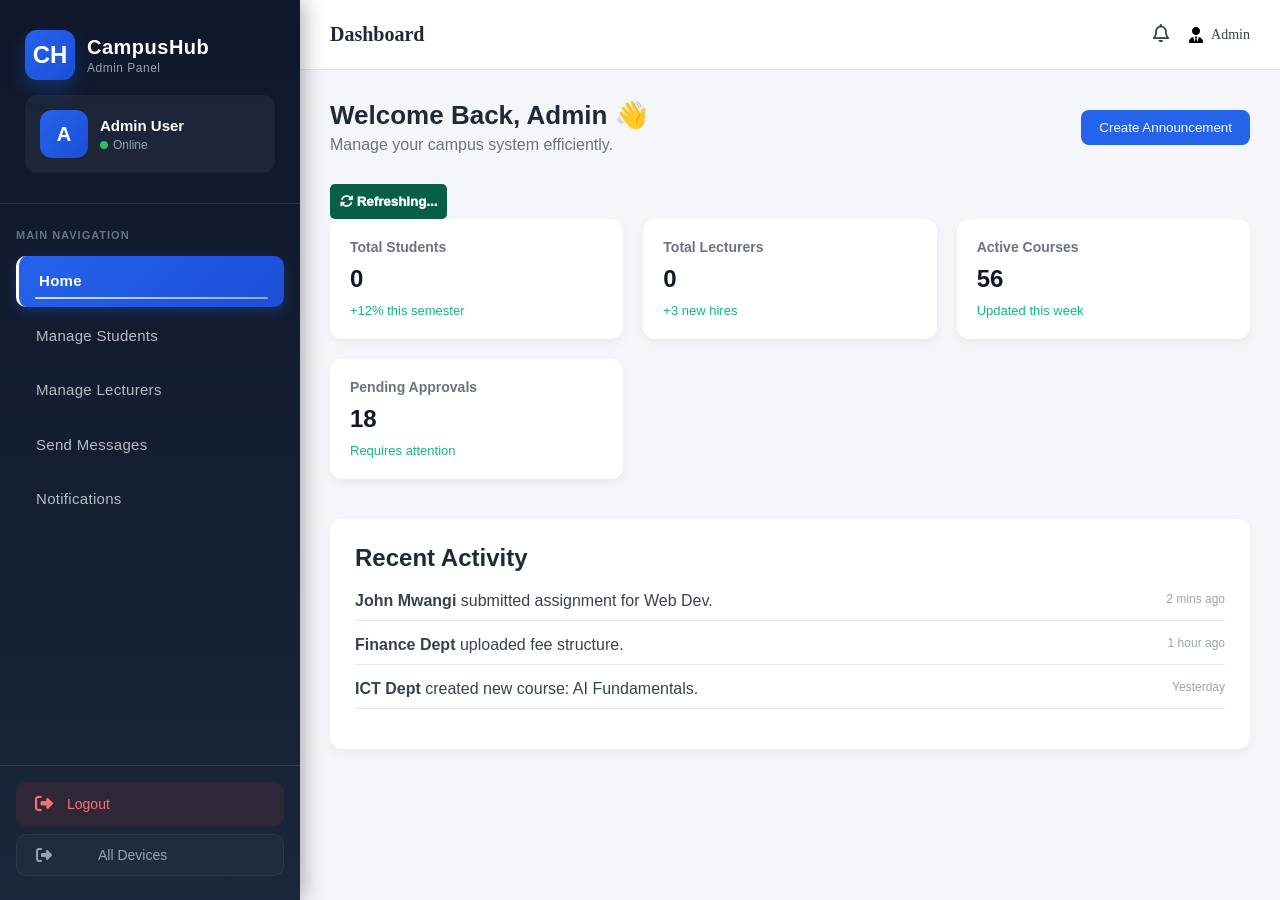
<file: admin/index.html>
<!doctype html>
<html lang="en">
  <head>
    <meta charset="UTF-8" />
    <meta name="viewport" content="width=device-width, initial-scale=1.0" />
    <link
      rel="stylesheet"
      href="https://cdnjs.cloudflare.com/ajax/libs/font-awesome/6.4.0/css/all.min.css"
    />
    <link rel="icon" href="./images/campusHub.png" />
    <link rel="stylesheet" href="./css/index.css" />
    <title>CampusHub Admin Panel</title>
  </head>
  <body>
    <nav>
      <div class="sideBar">
        <!-- Sidebar Header -->
        <div class="sidebar-header">
          <div class="logo-area">
            <div class="logo-icon">CH</div>
            <div class="logo-text">
              CampusHub
              <span>Admin Panel</span>
            </div>
          </div>

          <!-- Admin Profile in Sidebar -->
          <div class="sidebar-profile">
            <div class="profile-avatar">A</div>
            <div class="profile-info">
              <h4>Admin User</h4>
              <p><i class="fas fa-circle"></i> Online</p>
            </div>
          </div>
        </div>

        <!-- Navigation Section Label -->
        <div class="nav-section">MAIN NAVIGATION</div>

        <!-- Dynamic Links will be inserted here -->
        <ul id="links"></ul>

        <!-- Logout Section -->
        <div class="logout-section">
          <a href="#" class="logout-btn" data-tooltip="Logout from this device">
            <i class="fas fa-sign-out-alt"></i>
            <span>Logout</span>
          </a>
          <a
            href="#"
            class="logout-all-btn"
            data-tooltip="Logout from all devices"
          >
            <i class="fas fa-sign-out-alt"></i>
            <i class="fas fa-devices"></i>
            <span>All Devices</span>
          </a>
        </div>
      </div>

      <main class="mainContent">
        <!-- Topbar -->
        <div class="topbar">
          <div class="topbar-left">
            <button class="menu-toggle" id="menuToggle" style="display: none">
              <i class="fas fa-bars"></i>
            </button>
            <h2>Dashboard</h2>
          </div>

          <div class="topbar-right">
            <!-- <div class="search-box">
              <i class="fa-solid fa-magnifying-glass"></i>
              <input type="text" placeholder="Search..." />
            </div> -->

            <div class="icon">
              <i class="fa-regular fa-bell"></i>
            </div>

            <div class="profile">
              <i class="fas fa-user-tie"></i>
              <span id="users">Admin</span>
            </div>
          </div>
        </div>

        <!-- Iframe -->
        <iframe
          src="./html/landingPage.html"
          frameborder="0"
          id="IframeLoader"
        ></iframe>
      </main>
    </nav>

    <script>
      // Simple mobile menu toggle (you can move this to your JS file)
      document.addEventListener("DOMContentLoaded", function () {
        const menuToggle = document.getElementById("menuToggle");
        const sidebar = document.querySelector(".sideBar");

        if (menuToggle) {
          menuToggle.style.display =
            window.innerWidth <= 479 ? "block" : "none";

          menuToggle.addEventListener("click", function () {
            sidebar.classList.toggle("open");
          });

          window.addEventListener("resize", function () {
            if (window.innerWidth <= 479) {
              menuToggle.style.display = "block";
            } else {
              menuToggle.style.display = "none";
              sidebar.classList.remove("open");
            }
          });
        }
      });
    </script>
    <script type="module" src="./js/index.js"></script>
  </body>
</html>
</file>
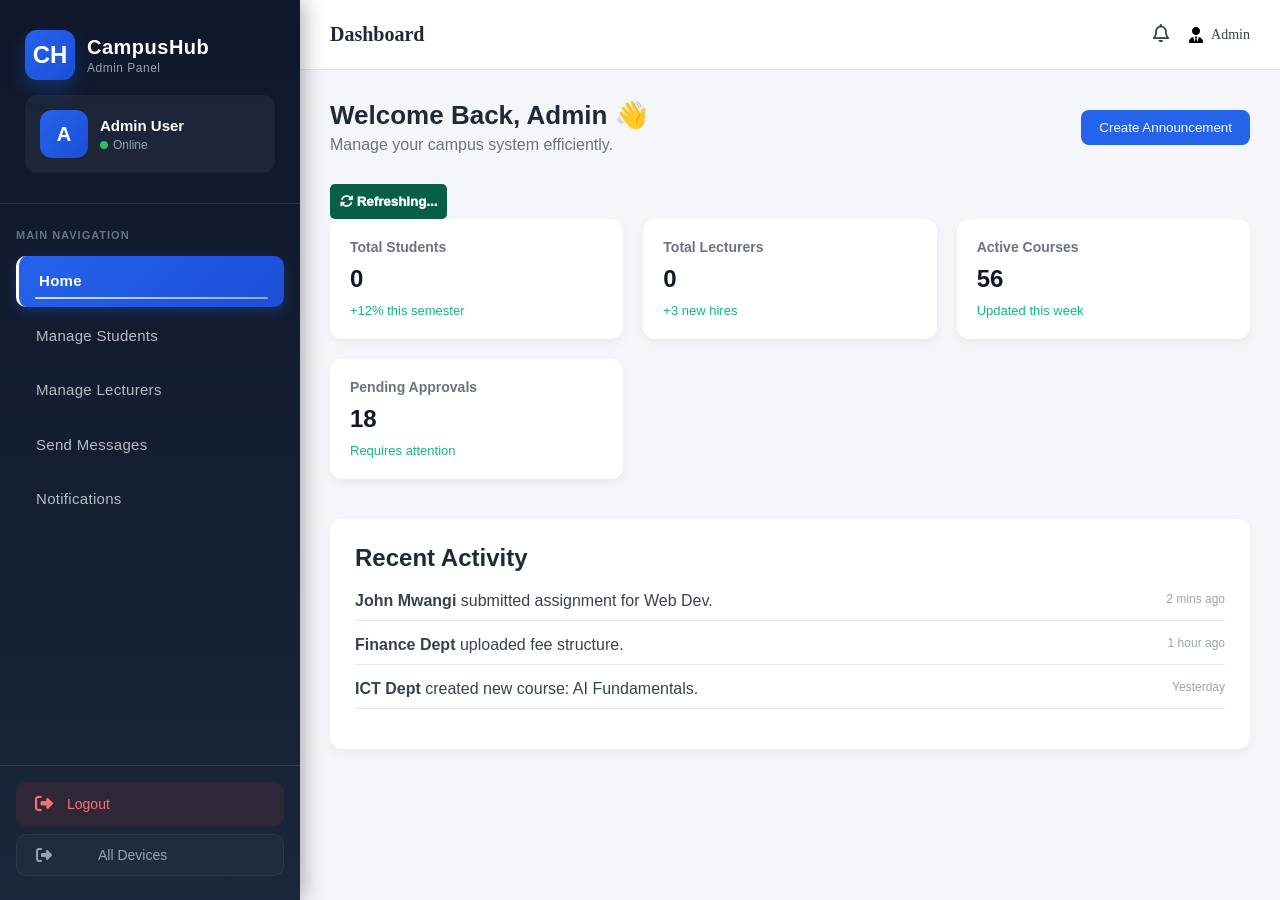
<file: admin/admin.html>
<!doctype html>
<html lang="en">
  <head>
    <meta charset="UTF-8" />
    <meta name="viewport" content="width=device-width, initial-scale=1.0" />
    <link
      rel="stylesheet"
      href="https://cdnjs.cloudflare.com/ajax/libs/font-awesome/6.4.0/css/all.min.css"
    />
    <link rel="icon" href="./images/campusHub.png" />
    <link rel="stylesheet" href="./css/index.css" />
    <title>CampusHub Admin Panel</title>
  </head>
  <body>
    <nav>
      <div class="sideBar">
        <!-- Sidebar Header -->
        <div class="sidebar-header">
          <div class="logo-area">
            <div class="logo-icon">CH</div>
            <div class="logo-text">
              CampusHub
              <span>Admin Panel</span>
            </div>
          </div>

          <!-- Admin Profile in Sidebar -->
          <div class="sidebar-profile">
            <div class="profile-avatar">A</div>
            <div class="profile-info">
              <h4>Admin User</h4>
              <p><i class="fas fa-circle"></i> Online</p>
            </div>
          </div>
        </div>

        <!-- Navigation Section Label -->
        <div class="nav-section">MAIN NAVIGATION</div>

        <!-- Dynamic Links will be inserted here -->
        <ul id="links"></ul>

        <!-- Logout Section -->
        <div class="logout-section">
          <a href="#" class="logout-btn" data-tooltip="Logout from this device">
            <i class="fas fa-sign-out-alt"></i>
            <span>Logout</span>
          </a>
          <a
            href="#"
            class="logout-all-btn"
            data-tooltip="Logout from all devices"
          >
            <i class="fas fa-sign-out-alt"></i>
            <i class="fas fa-devices"></i>
            <span>All Devices</span>
          </a>
        </div>
      </div>

      <main class="mainContent">
        <!-- Topbar -->
        <div class="topbar">
          <div class="topbar-left">
            <button class="menu-toggle" id="menuToggle" style="display: none">
              <i class="fas fa-bars"></i>
            </button>
            <h2>Dashboard</h2>
          </div>

          <div class="topbar-right">
            <!-- <div class="search-box">
              <i class="fa-solid fa-magnifying-glass"></i>
              <input type="text" placeholder="Search..." />
            </div> -->

            <div class="icon">
              <i class="fa-regular fa-bell"></i>
            </div>

            <div class="profile">
              <i class="fas fa-user-tie"></i>
              <span id="users">Admin</span>
            </div>
          </div>
        </div>

        <!-- Iframe -->
        <iframe
          src="./html/landingPage.html"
          frameborder="0"
          id="IframeLoader"
        ></iframe>
      </main>
    </nav>

    <script>
      // Simple mobile menu toggle (you can move this to your JS file)
      document.addEventListener("DOMContentLoaded", function () {
        const menuToggle = document.getElementById("menuToggle");
        const sidebar = document.querySelector(".sideBar");

        if (menuToggle) {
          menuToggle.style.display =
            window.innerWidth <= 479 ? "block" : "none";

          menuToggle.addEventListener("click", function () {
            sidebar.classList.toggle("open");
          });

          window.addEventListener("resize", function () {
            if (window.innerWidth <= 479) {
              menuToggle.style.display = "block";
            } else {
              menuToggle.style.display = "none";
              sidebar.classList.remove("open");
            }
          });
        }
      });
    </script>
    <script type="module" src="./js/admin.js"></script>
  </body>
</html>
</file>
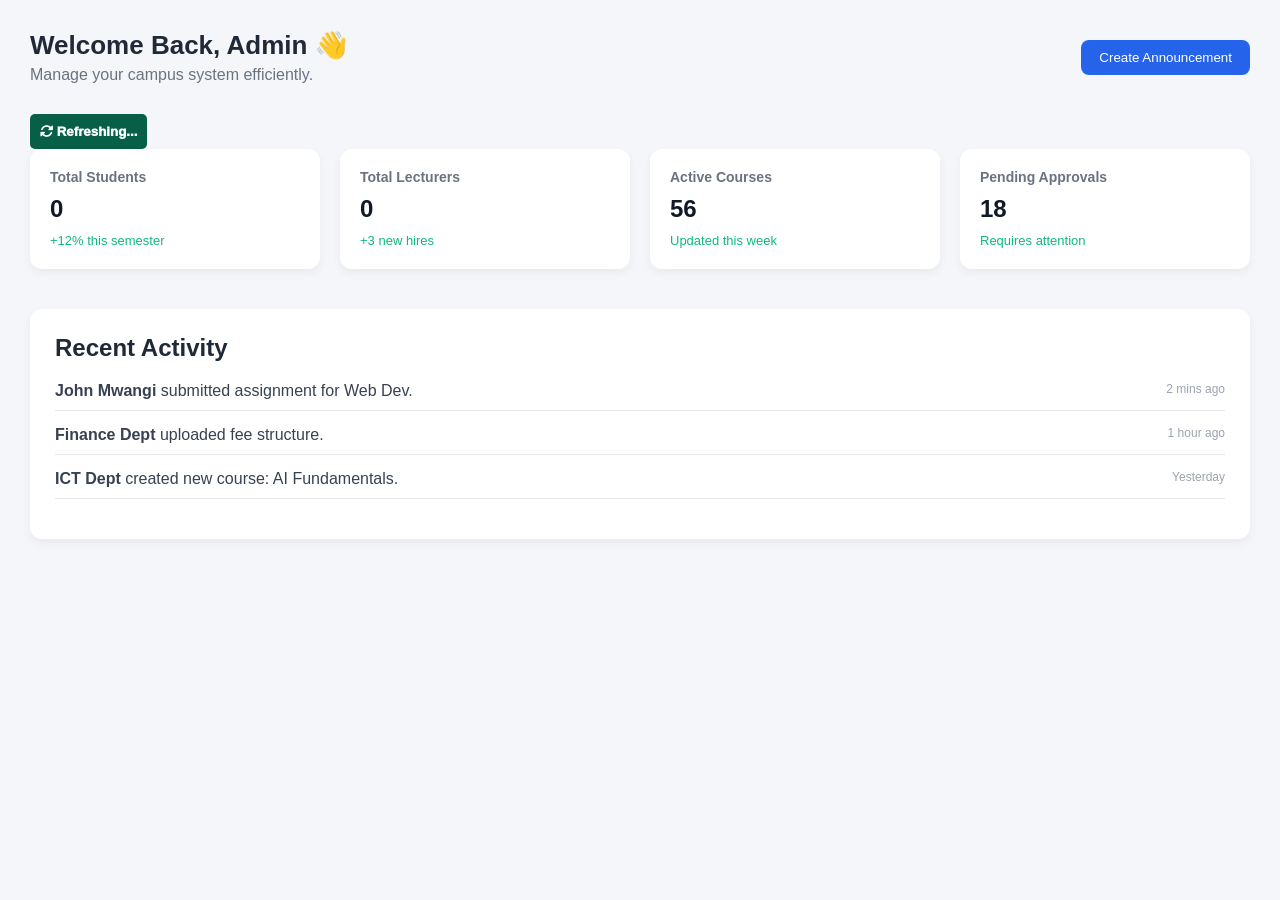
<file: admin/html/landingPage.html>
<!doctype html>
<html lang="en">
  <head>
    <meta charset="UTF-8" />
    <title>CampusHub Admin</title>
    <link
      rel="stylesheet"
      href="https://cdnjs.cloudflare.com/ajax/libs/font-awesome/6.4.0/css/all.min.css"
    />
    <link rel="stylesheet" href="../css/landingPage.css" />
  </head>
  <body>
    <!-- Sidebar already exists -->
    <div class="layout">
      <!-- Main Content -->
      <main class="main-content">
        <header class="topbar">
          <div>
            <h1>Welcome Back, Admin 👋</h1>
            <p>Manage your campus system efficiently.</p>
          </div>
          <button class="primary-btn">Create Announcement</button>
        </header>
        <button class="refresh">
          <i class="fas fa-sync-alt" id="refresh-icon"></i> Refresh
        </button>
        <!-- Stats Section -->
        <section class="stats">
          <div class="card">
            <h3>Total Students</h3>
            <h2 id="userCount">0</h2>
            <span>+12% this semester</span>
          </div>

          <div class="card">
            <h3>Total Lecturers</h3>
            <h2 id="lecturerCount">0</h2>
            <span>+3 new hires</span>
          </div>

          <div class="card">
            <h3>Active Courses</h3>
            <h2>56</h2>
            <span>Updated this week</span>
          </div>

          <div class="card">
            <h3>Pending Approvals</h3>
            <h2>18</h2>
            <span>Requires attention</span>
          </div>
        </section>

        <!-- Activity Section -->
        <section class="activity">
          <h2>Recent Activity</h2>

          <div class="activity-item">
            <p>
              <strong>John Mwangi</strong> submitted assignment for Web Dev.
            </p>
            <span>2 mins ago</span>
          </div>

          <div class="activity-item">
            <p><strong>Finance Dept</strong> uploaded fee structure.</p>
            <span>1 hour ago</span>
          </div>

          <div class="activity-item">
            <p>
              <strong>ICT Dept</strong> created new course: AI Fundamentals.
            </p>
            <span>Yesterday</span>
          </div>
        </section>
      </main>
    </div>
    <script type="module" src="../js/landingPage.js"></script>
  </body>
</html>
</file>
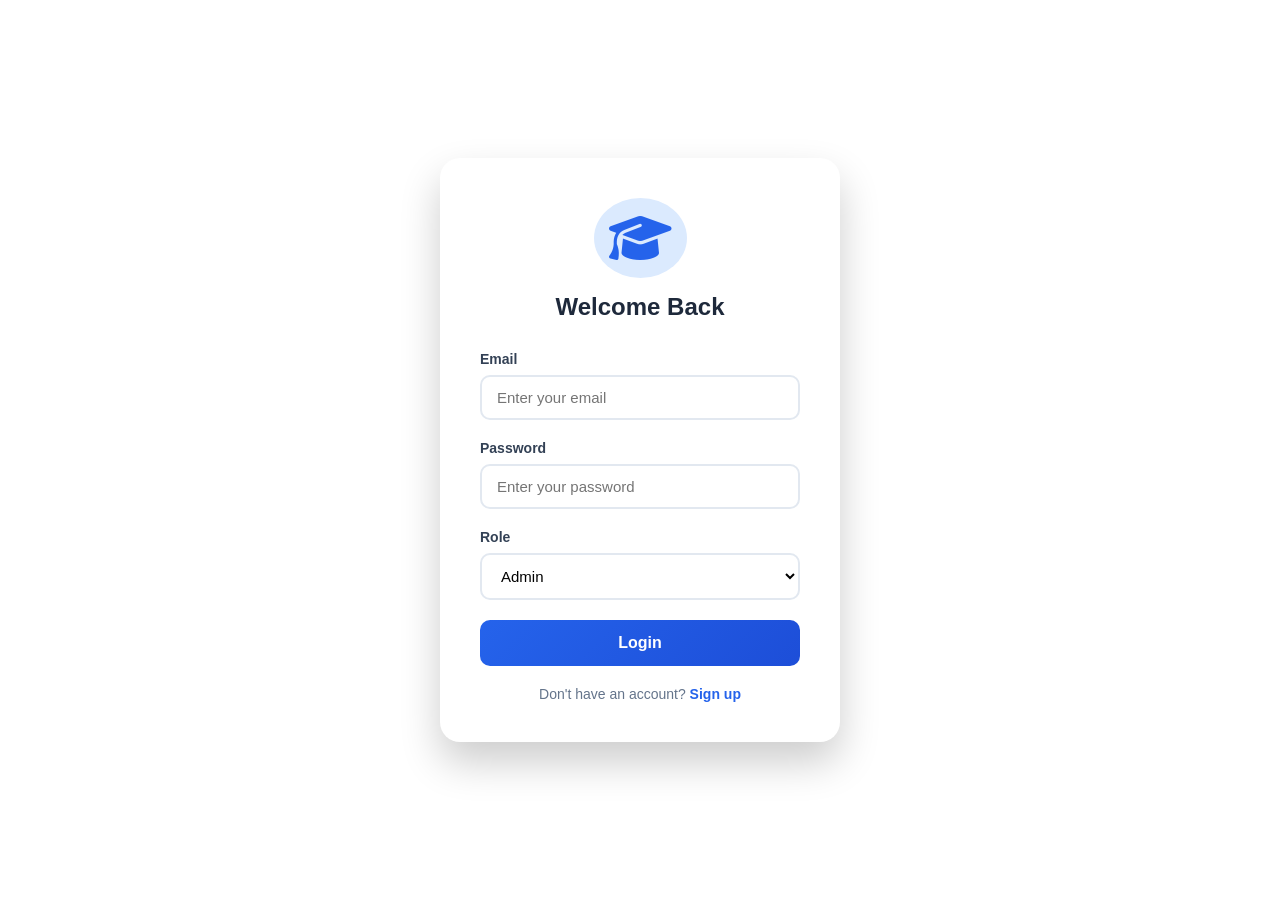
<file: admin/html/login.html>
<!doctype html>
<html lang="en">
  <head>
    <meta charset="UTF-8" />
    <meta name="viewport" content="width=device-width, initial-scale=1.0" />
    <title>CampusHub - Login</title>
    <link
      rel="stylesheet"
      href="https://cdnjs.cloudflare.com/ajax/libs/font-awesome/6.4.0/css/all.min.css"
    />
    <link rel="icon" href="../images/campusHub.png" />
    <style>
      * {
        margin: 0;
        padding: 0;
        box-sizing: border-box;
        font-family:
          -apple-system, BlinkMacSystemFont, "Segoe UI", Roboto, Oxygen, Ubuntu,
          sans-serif;
      }

      body {
        /* background: linear-gradient(135deg, #667eea 0%, #764ba2 100%); */
        min-height: 100vh;
        display: flex;
        align-items: center;
        justify-content: center;
        padding: 20px;
      }

      .login-container {
        background: white;
        width: 100%;
        max-width: 400px;
        padding: 40px;
        border-radius: 20px;
        box-shadow: 0 20px 40px rgba(0, 0, 0, 0.2);
      }

      .logo {
        text-align: center;
        margin-bottom: 30px;
      }

      .logo i {
        font-size: 50px;
        color: #2563eb;
        background: #dbeafe;
        padding: 15px;
        border-radius: 50%;
      }

      .logo h2 {
        margin-top: 15px;
        color: #1e293b;
        font-size: 24px;
      }

      .form-group {
        margin-bottom: 20px;
      }

      .form-group label {
        display: block;
        font-size: 14px;
        font-weight: 600;
        color: #334155;
        margin-bottom: 8px;
      }

      .form-group input {
        width: 100%;
        padding: 12px 15px;
        border: 2px solid #e2e8f0;
        border-radius: 10px;
        font-size: 15px;
        transition: all 0.3s ease;
      }

      .form-group input:focus {
        outline: none;
        border-color: #2563eb;
        box-shadow: 0 0 0 3px rgba(37, 99, 235, 0.1);
      }

      .form-group select {
        width: 100%;
        padding: 12px 15px;
        border: 2px solid #e2e8f0;
        border-radius: 10px;
        font-size: 15px;
        transition: all 0.3s ease;
        background: white;
      }

      .remember-forgot {
        display: flex;
        justify-content: space-between;
        align-items: center;
        margin-bottom: 20px;
        font-size: 14px;
      }

      .remember {
        display: flex;
        align-items: center;
        gap: 5px;
        color: #475569;
      }

      .forgot a {
        color: #2563eb;
        text-decoration: none;
      }

      .login-btn {
        width: 100%;
        padding: 14px;
        background: linear-gradient(135deg, #2563eb, #1d4ed8);
        color: white;
        border: none;
        border-radius: 10px;
        font-size: 16px;
        font-weight: 600;
        cursor: pointer;
        transition: all 0.3s ease;
        margin-bottom: 20px;
      }

      .login-btn:hover {
        transform: translateY(-2px);
        box-shadow: 0 10px 20px rgba(37, 99, 235, 0.3);
      }

      .signup-link {
        text-align: center;
        font-size: 14px;
        color: #64748b;
      }

      .signup-link a {
        color: #2563eb;
        text-decoration: none;
        font-weight: 600;
      }
      .error-message {
        top: 0;
        position: absolute;
        background: #fee2e2;
        color: #ef4444;
        padding: 10px 15px;
        border-radius: 8px;
        margin-bottom: 20px;
        text-align: center;
      }
      .error-cont {
        display: flex;
        position: relative;
        flex-direction: column;
        gap: 20px;
        z-index: 1000;
        align-items: center;
      }
    </style>
  </head>
  <body>
    <div class="login-container">
      <div class="error-cont" id="error"></div>
      <div class="logo">
        <i class="fas fa-graduation-cap"></i>
        <h2>Welcome Back</h2>
      </div>
      <form id="formElement">
        <div class="form-group">
          <label>Email</label>
          <input
            type="email"
            placeholder="Enter your email"
            id="userEmail"
            required
          />
        </div>

        <div class="form-group">
          <label>Password</label>
          <input
            type="password"
            placeholder="Enter your password"
            id="userPassword"
            required
          />
        </div>

        <div class="form-group">
          <label>Role</label>
          <select id="userRole">
            <option value="admin">Admin</option>
            <option value="lecturer">Lecturer</option>
          </select>
        </div>
        <!-- 
        <div class="remember-forgot">
          <label class="remember">
            <input type="checkbox" /> Remember me
          </label>
          <div class="forgot">
            <a href="#">Forgot password?</a>
          </div>
        </div> -->

        <button type="submit" class="login-btn" id="sendBtn">Login</button>

        <div class="signup-link">
          Don't have an account? <a href="signup.html">Sign up</a>
        </div>
      </form>
    </div>
    <script type="module" src="../js/login.js"></script>
  </body>
</html>
</file>
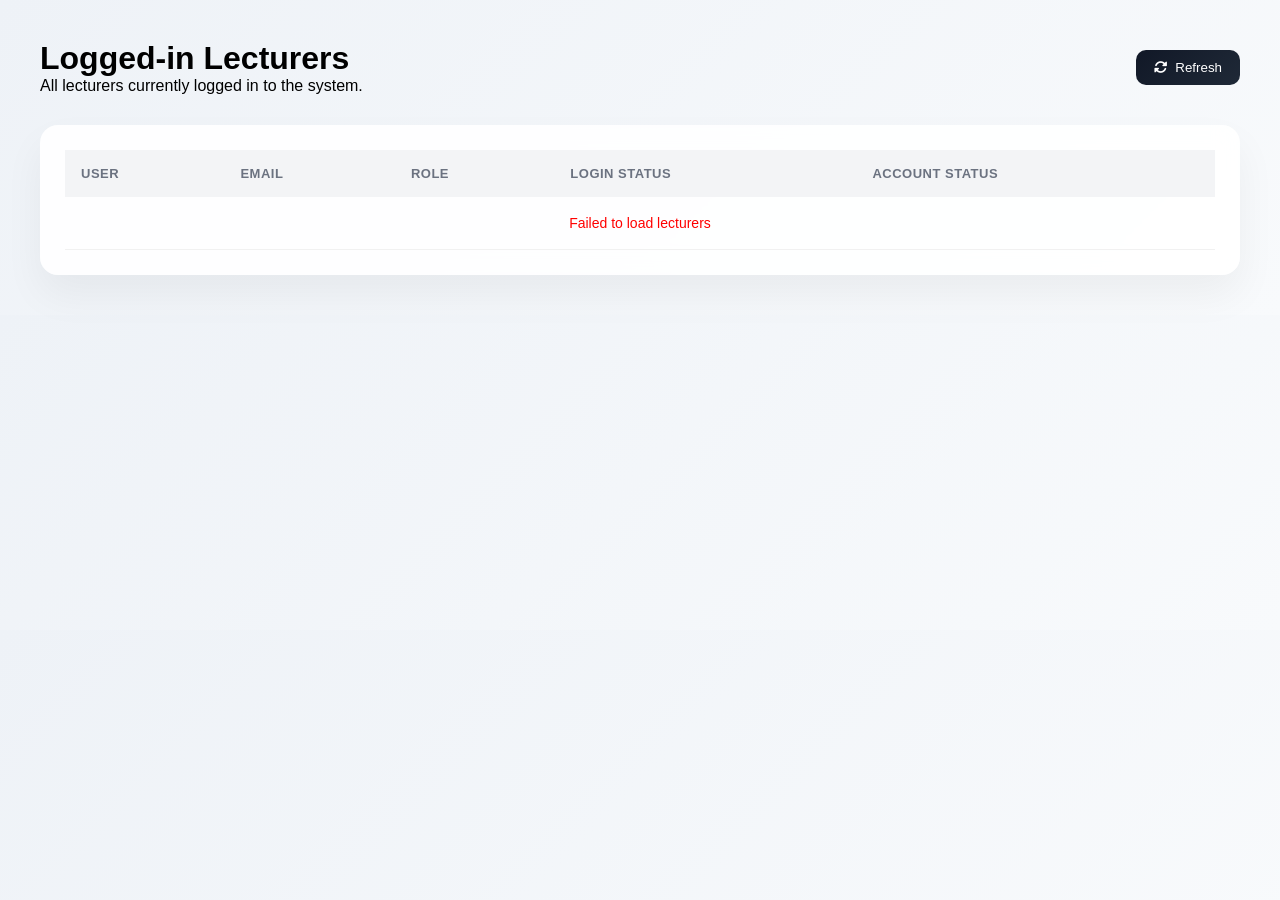
<file: admin/html/manageLecturers.html>
<!doctype html>
<html lang="en">
	<head>
		<meta charset="UTF-8" />
		<meta name="viewport" content="width=device-width, initial-scale=1.0" />
		<link
			rel="stylesheet"
			href="https://cdnjs.cloudflare.com/ajax/libs/font-awesome/6.4.0/css/all.min.css"
		/>
		<title>CampusHub - Lecturers</title>

		<style>
			* {
				margin: 0;
				padding: 0;
				box-sizing: border-box;
				font-family: "Inter", "Segoe UI", sans-serif;
			}

			body {
				background: linear-gradient(135deg, #eef2f7, #f8fafc);
				padding: 40px;
			}

			/* HEADER */
			.header {
				display: flex;
				justify-content: space-between;
				align-items: center;
				margin-bottom: 30px;
			}

			.header-text h1 {
				font-size: 28px;
				color: #111827;
				font-weight: 700;
			}

			.header-text p {
				color: #6b7280;
				margin-top: 6px;
				font-size: 14px;
			}

			.refresh {
				display: flex;
				align-items: center;
				gap: 8px;
				padding: 10px 18px;
				border-radius: 10px;
				border: none;
				cursor: pointer;
				background: linear-gradient(135deg, #111827, #1f2937);
				color: white;
				font-weight: 500;
				transition: 0.2s ease;
			}

			.refresh:hover {
				transform: translateY(-2px);
				box-shadow: 0 8px 18px rgba(0, 0, 0, 0.15);
			}

			.spin {
				animation: spin 1s linear infinite;
			}

			/* CARD CONTAINER */
			.users-container {
				background: rgba(255, 255, 255, 0.9);
				backdrop-filter: blur(12px);
				padding: 25px;
				border-radius: 18px;
				box-shadow: 0 20px 40px rgba(0, 0, 0, 0.05);
				overflow-x: auto;
			}

			table {
				width: 100%;
				border-collapse: collapse;
			}

			thead {
				background: #f3f4f6;
			}

			th {
				text-align: left;
				padding: 16px;
				font-size: 13px;
				letter-spacing: 0.5px;
				text-transform: uppercase;
				color: #6b7280;
				font-weight: 600;
			}

			td {
				padding: 18px 16px;
				font-size: 14px;
				color: #374151;
				border-bottom: 1px solid #f1f1f1;
			}

			tbody tr {
				transition: 0.2s ease;
			}

			tbody tr:hover {
				background: #f9fafb;
			}

			/* USER INFO */
			.user-info {
				display: flex;
				align-items: center;
				gap: 12px;
			}

			.user-info img {
				width: 42px;
				height: 42px;
				border-radius: 50%;
				object-fit: cover;
				border: 2px solid #e5e7eb;
			}

			/* STATUS BADGES */
			.status {
				padding: 6px 14px;
				border-radius: 30px;
				font-size: 12px;
				font-weight: 600;
				display: inline-block;
			}

			.active {
				background: #dcfce7;
				color: #166534;
			}

			.inactive {
				background: #fee2e2;
				color: #991b1b;
			}

			/* MODAL */
			.users {
				position: fixed;
				inset: 0;
				background: rgba(0, 0, 0, 0.4);
				display: none;
				justify-content: center;
				align-items: center;
			}
			.users-active {
				display: flex;
			}

			#user-info {
				display: flex;
				flex-direction: column;
				gap: 10px;
				justify-content: center;
				background: white;
				padding: 30px;
				border-radius: 16px;
				width: 350px;
				text-align: center;
				box-shadow: 0 20px 40px rgba(0, 0, 0, 0.15);
				animation: pop 0.3s ease;
			}

			#user-info p {
				font-size: 16px;
				margin-bottom: 20px;
				font-weight: 600;
			}

			#user-info button {
				padding: 10px 18px;
				border-radius: 8px;
				border: none;
				margin: 0 5px;
				cursor: pointer;
				font-weight: 500;
				transition: 0.2s ease;
			}

			#user-info button:first-of-type {
				background: #16a34a;
				color: white;
			}

			#user-info button:last-of-type {
				background: #e5e7eb;
			}

			#user-info button:hover {
				transform: translateY(-2px);
			}
			.cursor {
				cursor: pointer;
			}
			#notification-container {
				position: fixed;
				top: 20px;
				right: 20px;
				z-index: 9999;
				display: flex;
				flex-direction: column;
				gap: 10px;
			}

			.notification {
				min-width: 280px;
				padding: 14px 18px;
				border-radius: 10px;
				color: white;
				font-size: 14px;
				font-weight: 500;
				box-shadow: 0 8px 20px rgba(0, 0, 0, 0.15);
				animation:
					slideIn 0.3s ease,
					fadeOut 0.5s ease 3.5s forwards;
			}

			.notification.success {
				background: linear-gradient(135deg, #16a34a, #22c55e);
			}

			.notification.error {
				background: linear-gradient(135deg, #dc2626, #ef4444);
			}
			.recovery-message {
				position: fixed;
				top: 20px;
				right: 20px;
				padding: 14px 20px;
				border-radius: 8px;
				color: white;
				font-weight: 500;
				z-index: 9999;
				animation: fadeIn 0.3s ease-in-out;
			}

			.success-msg {
				background-color: #28a745;
			}

			.error-msg {
				background-color: #dc3545;
			}
			.deleted-user {
				background-color: #fdecea;
			}

			@keyframes fadeIn {
				from {
					opacity: 0;
					transform: translateY(-10px);
				}
				to {
					opacity: 1;
					transform: translateY(0);
				}
			}

			@keyframes slideIn {
				from {
					opacity: 0;
					transform: translateX(50px);
				}
				to {
					opacity: 1;
					transform: translateX(0);
				}
			}

			@keyframes fadeOut {
				to {
					opacity: 0;
					transform: translateX(50px);
				}
			}

			@keyframes spin {
				from {
					transform: rotate(0deg);
				}
				to {
					transform: rotate(360deg);
				}
			}

			@keyframes pop {
				from {
					transform: scale(0.9);
					opacity: 0;
				}
				to {
					transform: scale(1);
					opacity: 1;
				}
			}

			@media (max-width: 768px) {
				body {
					padding: 20px;
				}

				th,
				td {
					padding: 12px;
					font-size: 13px;
				}
			}
		</style>
	</head>

	<body>
		<div class="header">
			<div id="notification-container"></div>

			<div>
				<h1>Logged-in Lecturers</h1>
				<p>All lecturers currently logged in to the system.</p>
			</div>
			<button class="refresh">
				<i class="fas fa-sync-alt" id="refresh-icon"></i> Refresh
			</button>
		</div>

		<div class="users-container">
			<table>
				<thead>
					<tr>
						<th>User</th>
						<th>Email</th>
						<th>Role</th>
						<th>Login Status</th>
						<th>Account Status</th>
					</tr>
				</thead>

				<tbody id="usersTable">
					<!-- JS will insert lecturers here -->
				</tbody>
			</table>
		</div>
		<div class="users">
			<div id="user-info">
				<div id="validate"></div>
				<div>
					<button id="recoverBtn">Recover</button>
					<button id="closeBtn">close</button>
				</div>
			</div>
		</div>
		<script type="module" src="../js/manageLecturers.js"></script>
	</body>
</html>
</file>
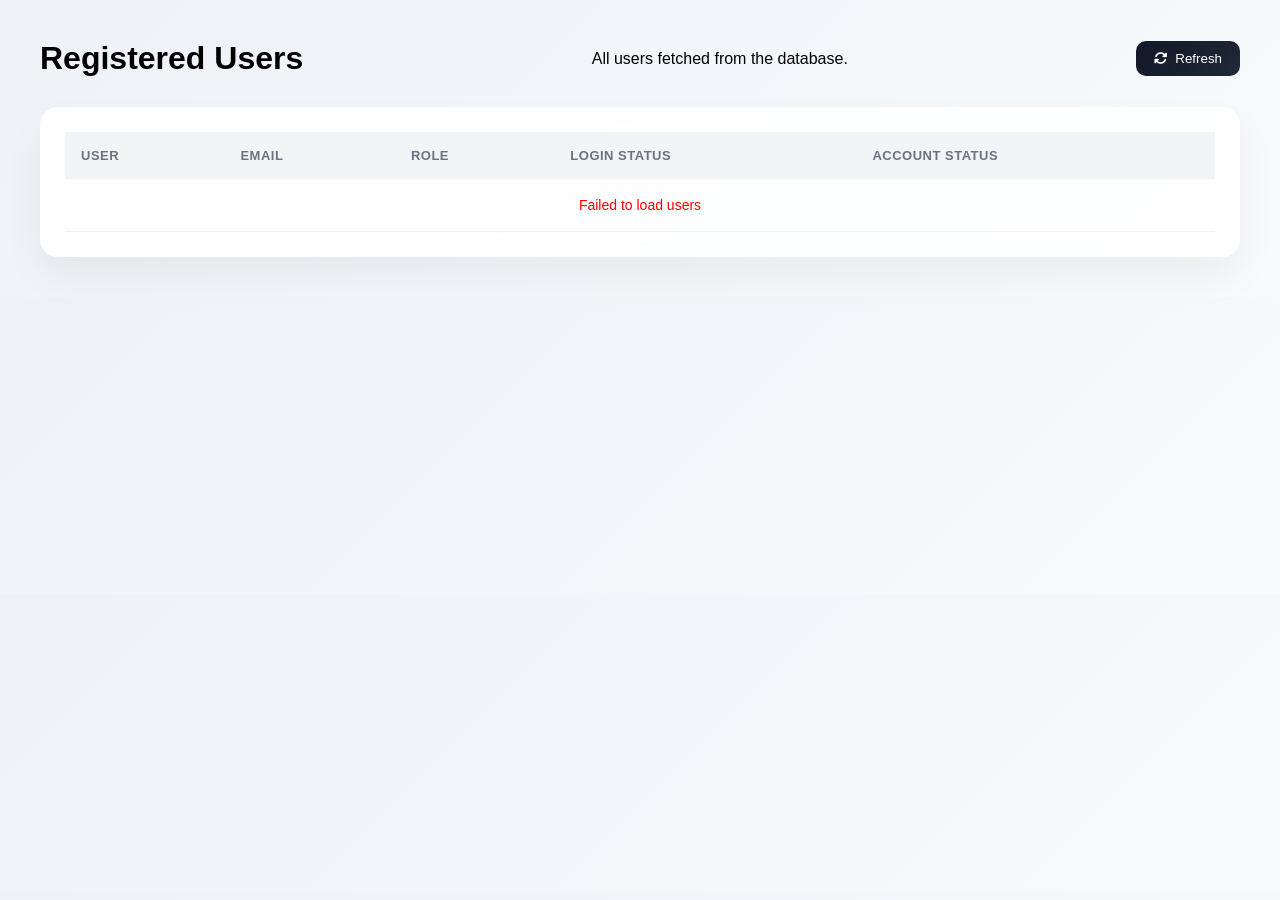
<file: admin/html/manageUsers.html>
<!doctype html>
<html lang="en">
  <head>
    <meta charset="UTF-8" />
    <meta name="viewport" content="width=device-width, initial-scale=1.0" />
    <link
      rel="stylesheet"
      href="https://cdnjs.cloudflare.com/ajax/libs/font-awesome/6.4.0/css/all.min.css"
    />
    <title>CampusHub - Users</title>

    <style>
      * {
        margin: 0;
        padding: 0;
        box-sizing: border-box;
        font-family: "Inter", "Segoe UI", sans-serif;
      }

      body {
        background: linear-gradient(135deg, #eef2f7, #f8fafc);
        padding: 40px;
      }

      /* HEADER */
      .header {
        display: flex;
        justify-content: space-between;
        align-items: center;
        margin-bottom: 30px;
      }

      .header-text h1 {
        font-size: 28px;
        color: #111827;
        font-weight: 700;
      }

      .header-text p {
        color: #6b7280;
        margin-top: 6px;
        font-size: 14px;
      }

      .refresh {
        display: flex;
        align-items: center;
        gap: 8px;
        padding: 10px 18px;
        border-radius: 10px;
        border: none;
        cursor: pointer;
        background: linear-gradient(135deg, #111827, #1f2937);
        color: white;
        font-weight: 500;
        transition: 0.2s ease;
      }

      .refresh:hover {
        transform: translateY(-2px);
        box-shadow: 0 8px 18px rgba(0, 0, 0, 0.15);
      }

      .spin {
        animation: spin 1s linear infinite;
      }

      /* CARD CONTAINER */
      .users-container {
        background: rgba(255, 255, 255, 0.9);
        backdrop-filter: blur(12px);
        padding: 25px;
        border-radius: 18px;
        box-shadow: 0 20px 40px rgba(0, 0, 0, 0.05);
        overflow-x: auto;
      }

      table {
        width: 100%;
        border-collapse: collapse;
      }

      thead {
        background: #f3f4f6;
      }

      th {
        text-align: left;
        padding: 16px;
        font-size: 13px;
        letter-spacing: 0.5px;
        text-transform: uppercase;
        color: #6b7280;
        font-weight: 600;
      }

      td {
        padding: 18px 16px;
        font-size: 14px;
        color: #374151;
        border-bottom: 1px solid #f1f1f1;
      }

      tbody tr {
        transition: 0.2s ease;
      }

      tbody tr:hover {
        background: #f9fafb;
      }

      /* USER INFO */
      .user-info {
        display: flex;
        align-items: center;
        gap: 12px;
      }

      .user-info img {
        width: 42px;
        height: 42px;
        border-radius: 50%;
        object-fit: cover;
        border: 2px solid #e5e7eb;
      }

      /* STATUS BADGES */
      .status {
        padding: 6px 14px;
        border-radius: 30px;
        font-size: 12px;
        font-weight: 600;
        display: inline-block;
      }

      .active {
        background: #dcfce7;
        color: #166534;
      }

      .inactive {
        background: #fee2e2;
        color: #991b1b;
      }

      /* MODAL */
      .users {
        position: fixed;
        inset: 0;
        background: rgba(0, 0, 0, 0.4);
        display: none;
        justify-content: center;
        align-items: center;
      }
      .users-active {
        display: flex;
      }

      #user-info {
        display: flex;
        flex-direction: column;
        gap: 10px;
        justify-content: center;
        background: white;
        padding: 30px;
        border-radius: 16px;
        width: 350px;
        text-align: center;
        box-shadow: 0 20px 40px rgba(0, 0, 0, 0.15);
        animation: pop 0.3s ease;
      }

      #user-info p {
        font-size: 16px;
        margin-bottom: 20px;
        font-weight: 600;
      }

      #user-info button {
        padding: 10px 18px;
        border-radius: 8px;
        border: none;
        margin: 0 5px;
        cursor: pointer;
        font-weight: 500;
        transition: 0.2s ease;
      }

      #user-info button:first-of-type {
        background: #16a34a;
        color: white;
      }

      #user-info button:last-of-type {
        background: #e5e7eb;
      }

      #user-info button:hover {
        transform: translateY(-2px);
      }
      .cursor {
        cursor: pointer;
      }
      #notification-container {
        position: fixed;
        top: 20px;
        right: 20px;
        z-index: 9999;
        display: flex;
        flex-direction: column;
        gap: 10px;
      }

      .notification {
        min-width: 280px;
        padding: 14px 18px;
        border-radius: 10px;
        color: white;
        font-size: 14px;
        font-weight: 500;
        box-shadow: 0 8px 20px rgba(0, 0, 0, 0.15);
        animation:
          slideIn 0.3s ease,
          fadeOut 0.5s ease 3.5s forwards;
      }

      .notification.success {
        background: linear-gradient(135deg, #16a34a, #22c55e);
      }

      .notification.error {
        background: linear-gradient(135deg, #dc2626, #ef4444);
      }
      .recovery-message {
        position: fixed;
        top: 20px;
        right: 20px;
        padding: 14px 20px;
        border-radius: 8px;
        color: white;
        font-weight: 500;
        z-index: 9999;
        animation: fadeIn 0.3s ease-in-out;
      }

      .success-msg {
        background-color: #28a745;
      }

      .error-msg {
        background-color: #dc3545;
      }
      .deleted-user {
        background-color: #fdecea;
      }

      @keyframes fadeIn {
        from {
          opacity: 0;
          transform: translateY(-10px);
        }
        to {
          opacity: 1;
          transform: translateY(0);
        }
      }

      @keyframes slideIn {
        from {
          opacity: 0;
          transform: translateX(50px);
        }
        to {
          opacity: 1;
          transform: translateX(0);
        }
      }

      @keyframes fadeOut {
        to {
          opacity: 0;
          transform: translateX(50px);
        }
      }

      @keyframes spin {
        from {
          transform: rotate(0deg);
        }
        to {
          transform: rotate(360deg);
        }
      }

      @keyframes pop {
        from {
          transform: scale(0.9);
          opacity: 0;
        }
        to {
          transform: scale(1);
          opacity: 1;
        }
      }

      @media (max-width: 768px) {
        body {
          padding: 20px;
        }

        th,
        td {
          padding: 12px;
          font-size: 13px;
        }
      }
    </style>
  </head>

  <body>
    <div class="header">
      <div id="notification-container"></div>

      <h1>Registered Users</h1>
      <p>All users fetched from the database.</p>
      <button class="refresh">
        <i class="fas fa-sync-alt" id="refresh-icon"></i> Refresh
      </button>
    </div>

    <div class="users-container">
      <table>
        <thead>
          <tr>
            <th>User</th>
            <th>Email</th>
            <th>Role</th>
            <th>Login Status</th>
            <th>Account Status</th>
          </tr>
        </thead>

        <tbody id="usersTable">
          <!-- JS will insert users here -->
        </tbody>
      </table>
    </div>
    <div class="users">
      <div id="user-info">
        <div id="validate"></div>
        <div>
          <button id="recoverBtn">Recover</button>
          <button id="closeBtn">close</button>
        </div>
      </div>
    </div>
    <script type="module" src="../js/manageUsers.js"></script>
  </body>
</html>
</file>
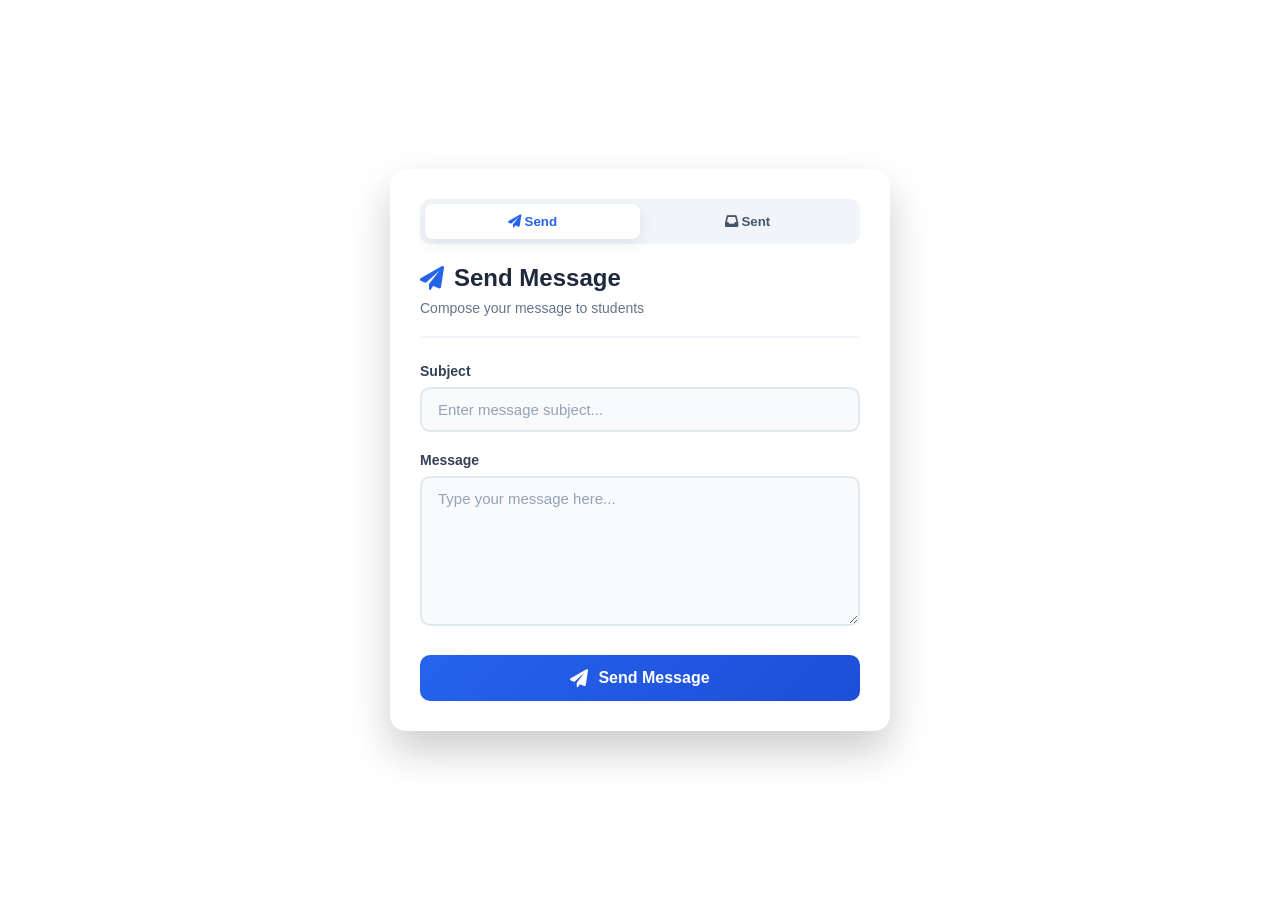
<file: admin/html/sendMessage.html>
<!doctype html>
<html lang="en">
  <head>
    <meta charset="UTF-8" />
    <meta name="viewport" content="width=device-width, initial-scale=1.0" />
    <title>CampusHub - Send Message</title>
    <style>
      * {
        margin: 0;
        padding: 0;
        box-sizing: border-box;
        font-family:
          -apple-system, BlinkMacSystemFont, "Segoe UI", Roboto, Oxygen, Ubuntu,
          sans-serif;
      }

      body {
        min-height: 100vh;
        display: flex;
        align-items: center;
        justify-content: center;
        padding: 20px;
      }

      .message-container {
        width: 100%;
        max-width: 500px;
        background: white;
        border-radius: 16px;
        box-shadow: 0 20px 40px rgba(0, 0, 0, 0.2);
        padding: 30px;
      }

      h2 {
        font-size: 24px;
        color: #1e293b;
        margin-bottom: 8px;
        display: flex;
        align-items: center;
        gap: 10px;
      }

      h2 i {
        color: #2563eb;
      }

      .subtitle {
        color: #64748b;
        font-size: 14px;
        margin-bottom: 25px;
        padding-bottom: 20px;
        border-bottom: 2px solid #f1f5f9;
      }

      .form-group {
        margin-bottom: 20px;
      }

      label {
        display: block;
        font-size: 14px;
        font-weight: 600;
        color: #334155;
        margin-bottom: 8px;
      }

      input,
      textarea {
        width: 100%;
        padding: 12px 16px;
        border: 2px solid #e2e8f0;
        border-radius: 10px;
        font-size: 15px;
        transition: all 0.3s ease;
        background: #f8fafc;
      }

      input:focus,
      textarea:focus {
        outline: none;
        border-color: #2563eb;
        background: white;
        box-shadow: 0 0 0 3px rgba(37, 99, 235, 0.1);
      }

      input::placeholder,
      textarea::placeholder {
        color: #94a3b8;
      }

      textarea {
        resize: vertical;
        min-height: 150px;
      }

      .char-count {
        text-align: right;
        font-size: 12px;
        color: #64748b;
        margin-top: 5px;
      }

      .button {
        width: 100%;
        padding: 14px 20px;
        background: linear-gradient(135deg, #2563eb, #1d4ed8);
        color: white;
        border: none;
        border-radius: 10px;
        font-size: 16px;
        font-weight: 600;
        cursor: pointer;
        transition: all 0.3s ease;
        display: flex;
        align-items: center;
        justify-content: center;
        gap: 10px;
        margin-top: 25px;
      }

      .button:hover {
        transform: translateY(-2px);
        box-shadow: 0 10px 20px rgba(37, 99, 235, 0.3);
      }

      .button:active {
        transform: translateY(0);
      }

      .button i {
        font-size: 18px;
      }

      .info-text {
        text-align: center;
        margin-top: 15px;
        font-size: 13px;
        color: #64748b;
      }

      .info-text i {
        color: #2563eb;
        margin-right: 5px;
      }
      .alert-container {
        margin-bottom: 20px;
        padding: 14px 16px;
        border-radius: 10px;
        font-size: 14px;
        display: flex;
        align-items: center;
        gap: 10px;
        animation: fadeIn 0.3s ease-in-out;
      }

      .alert-error {
        background: #fdecea;
        color: #842029;
        border: 1px solid #f5c2c7;
      }

      .alert-success {
        background: #e6f4ea;
        color: #1e4620;
        border: 1px solid #badbcc;
      }
      .nav-tabs {
        display: flex;
        margin-bottom: 20px;
        background: #f1f5f9;
        padding: 5px;
        border-radius: 10px;
      }

      .tab-btn {
        flex: 1;
        padding: 10px;
        border: none;
        background: transparent;
        cursor: pointer;
        font-weight: 600;
        border-radius: 8px;
        transition: all 0.3s ease;
        color: #475569;
      }

      .tab-btn.active {
        background: white;
        box-shadow: 0 5px 15px rgba(0, 0, 0, 0.08);
        color: #2563eb;
      }

      .messages-list {
        max-height: 350px;
        overflow-y: auto;
      }

      .message-item {
        padding: 15px;
        border-radius: 10px;
        background: #f8fafc;
        margin-bottom: 12px;
        border: 1px solid #e2e8f0;
      }

      .message-item h4 {
        font-size: 14px;
        margin-bottom: 6px;
        color: #1e293b;
      }

      .message-item p {
        font-size: 13px;
        color: #475569;
      }

      .message-time {
        font-size: 11px;
        color: #94a3b8;
        margin-top: 6px;
      }
      .message-item {
        position: relative;
      }

      .delete-btn {
        position: absolute;
        top: 10px;
        right: 10px;
        border: none;
        background: #fdecea;
        color: #842029;
        border-radius: 6px;
        padding: 5px 8px;
        cursor: pointer;
        font-size: 12px;
        transition: all 0.2s ease;
      }

      .delete-btn:hover {
        background: #f8d7da;
      }

      @keyframes fadeIn {
        from {
          opacity: 0;
          transform: translateY(-6px);
        }
        to {
          opacity: 1;
          transform: translateY(0);
        }
      }

      /* Responsive */
      @media (max-width: 500px) {
        .message-container {
          padding: 20px;
        }

        h2 {
          font-size: 22px;
        }
      }
    </style>
    <!-- Font Awesome -->
    <link
      rel="stylesheet"
      href="https://cdnjs.cloudflare.com/ajax/libs/font-awesome/6.0.0/css/all.min.css"
    />
  </head>
  <body>
    <div class="message-container">
      <!-- Navigation Tabs -->
      <div class="nav-tabs">
        <button class="tab-btn active" id="sendTab">
          <i class="fas fa-paper-plane"></i> Send
        </button>
        <button class="tab-btn" id="viewTab">
          <i class="fas fa-inbox"></i> Sent
        </button>
      </div>

      <!--  SEND PAGE -->
      <div id="sendPage">
        <h2>
          <i class="fas fa-paper-plane"></i>
          Send Message
        </h2>
        <div class="subtitle">Compose your message to students</div>

        <div class="form-group">
          <label for="subject">Subject</label>
          <input
            type="text"
            id="subject"
            placeholder="Enter message subject..."
          />
        </div>

        <div class="form-group">
          <label for="message">Message</label>
          <textarea
            id="message"
            placeholder="Type your message here..."
          ></textarea>
        </div>

        <button class="button" id="sendBtn">
          <i class="fas fa-paper-plane"></i>
          Send Message
        </button>
      </div>

      <!-- VIEW PAGE  -->
      <div id="viewPage" style="display: none">
        <h2>
          <i class="fas fa-inbox"></i>
          Sent Messages
        </h2>
        <div class="subtitle">Previously sent notifications</div>

        <div id="messagesList" class="messages-list">
          <p class="empty">No messages found.</p>
        </div>
      </div>
    </div>

    <script type="module" src="../js/sendMessage.js"></script>
  </body>
</html>
</file>
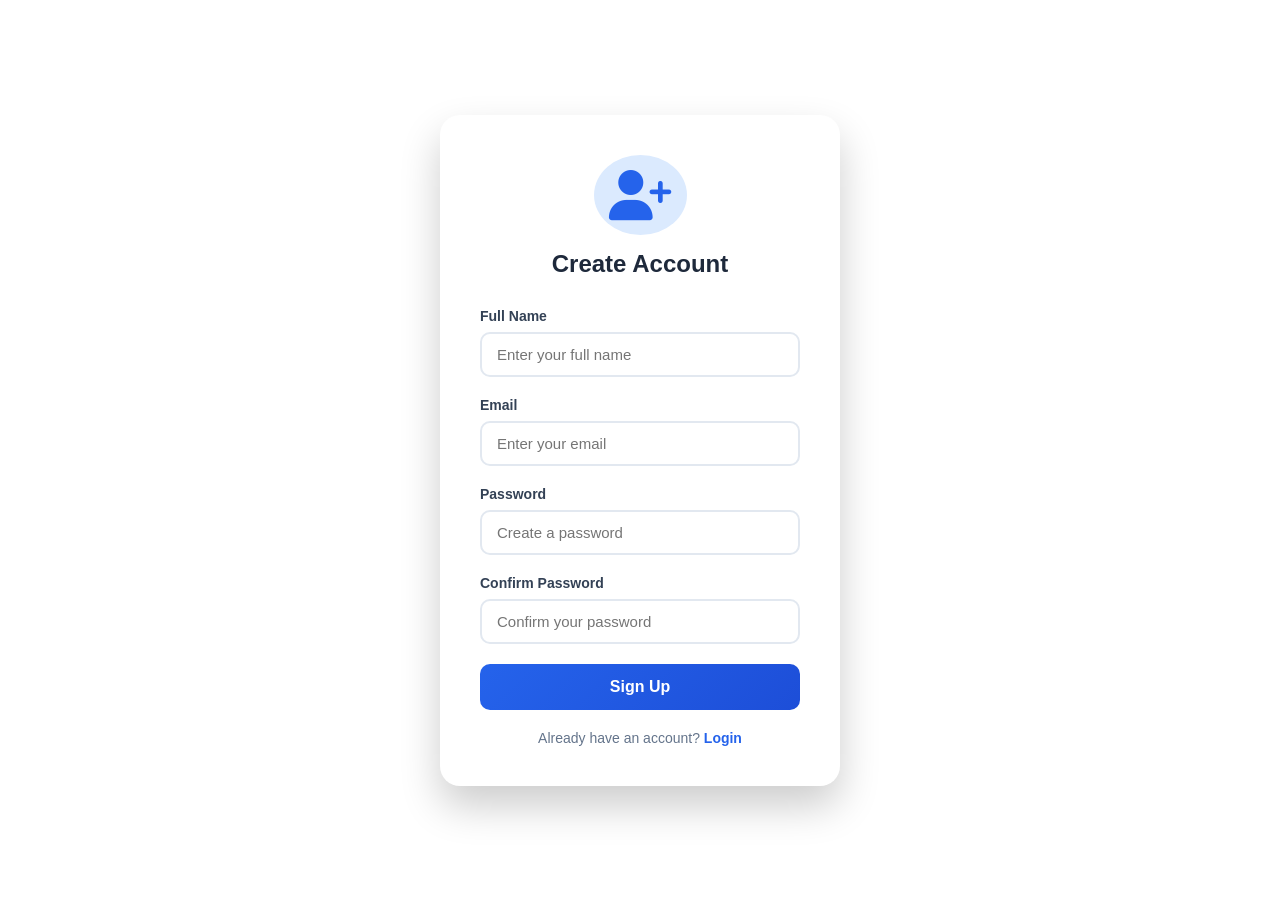
<file: admin/html/signUp.html>
<!doctype html>
<html lang="en">
  <head>
    <meta charset="UTF-8" />
    <meta name="viewport" content="width=device-width, initial-scale=1.0" />
    <link rel="icon" href="../images/campusHub.png" />
    <title>CampusHub - Sign Up</title>
    <link
      rel="stylesheet"
      href="https://cdnjs.cloudflare.com/ajax/libs/font-awesome/6.4.0/css/all.min.css"
    />
    <style>
      * {
        margin: 0;
        padding: 0;
        box-sizing: border-box;
        font-family:
          -apple-system, BlinkMacSystemFont, "Segoe UI", Roboto, Oxygen, Ubuntu,
          sans-serif;
      }

      body {
        /* background: linear-gradient(135deg, #667eea 0%, #764ba2 100%); */
        min-height: 100vh;
        display: flex;
        align-items: center;
        justify-content: center;
        padding: 20px;
      }

      .signup-container {
        background: white;
        width: 100%;
        max-width: 400px;
        padding: 40px;
        border-radius: 20px;
        box-shadow: 0 20px 40px rgba(0, 0, 0, 0.2);
      }

      .logo {
        text-align: center;
        margin-bottom: 30px;
      }

      .logo i {
        font-size: 50px;
        color: #2563eb;
        background: #dbeafe;
        padding: 15px;
        border-radius: 50%;
      }

      .logo h2 {
        margin-top: 15px;
        color: #1e293b;
        font-size: 24px;
      }

      .form-group {
        margin-bottom: 20px;
      }

      .form-group label {
        display: block;
        font-size: 14px;
        font-weight: 600;
        color: #334155;
        margin-bottom: 8px;
      }

      .form-group input {
        width: 100%;
        padding: 12px 15px;
        border: 2px solid #e2e8f0;
        border-radius: 10px;
        font-size: 15px;
        transition: all 0.3s ease;
      }

      .form-group input:focus {
        outline: none;
        border-color: #2563eb;
        box-shadow: 0 0 0 3px rgba(37, 99, 235, 0.1);
      }

      .terms {
        margin-bottom: 20px;
        font-size: 14px;
        color: #475569;
      }

      .terms input {
        margin-right: 5px;
      }

      .terms a {
        color: #2563eb;
        text-decoration: none;
      }

      .signup-btn {
        width: 100%;
        padding: 14px;
        background: linear-gradient(135deg, #2563eb, #1d4ed8);
        color: white;
        border: none;
        border-radius: 10px;
        font-size: 16px;
        font-weight: 600;
        cursor: pointer;
        transition: all 0.3s ease;
        margin-bottom: 20px;
      }

      .signup-btn:hover {
        transform: translateY(-2px);
        box-shadow: 0 10px 20px rgba(37, 99, 235, 0.3);
      }

      .login-link {
        text-align: center;
        font-size: 14px;
        color: #64748b;
      }

      .login-link a {
        color: #2563eb;
        text-decoration: none;
        font-weight: 600;
      }
    </style>
  </head>
  <body>
    <div class="signup-container">
      <div class="logo">
        <i class="fas fa-user-plus"></i>
        <h2>Create Account</h2>
      </div>

      <form id="signupForm">
        <div class="form-group">
          <label>Full Name</label>
          <input
            type="text"
            placeholder="Enter your full name"
            id="lecturerName"
          />
        </div>

        <div class="form-group">
          <label>Email</label>
          <input
            type="email"
            placeholder="Enter your email"
            id="lecturerEmail"
          />
        </div>

        <div class="form-group">
          <label>Password</label>
          <input
            type="password"
            placeholder="Create a password"
            id="lecturerPassword"
          />
        </div>

        <div class="form-group">
          <label>Confirm Password</label>
          <input type="password" placeholder="Confirm your password" id="lecturerConfirmPassword"/>
        </div>

        <!-- <div class="terms">
                <input type="checkbox" id="terms">
                <label for="terms">I agree to the <a href="#">Terms of Service</a> and <a href="#">Privacy Policy</a></label>
            </div> -->

        <button type="submit" class="signup-btn">Sign Up</button>

        <div id="message" role="alert" style="margin-top:12px;color:#b91c1c;font-weight:600;display:none"></div>

        <div class="login-link">
          Already have an account? <a href="login.html">Login</a>
        </div>
      </form>
    </div>
    <script type="module" src="../js/signUp.js"></script>
  </body>
</html>
</file>
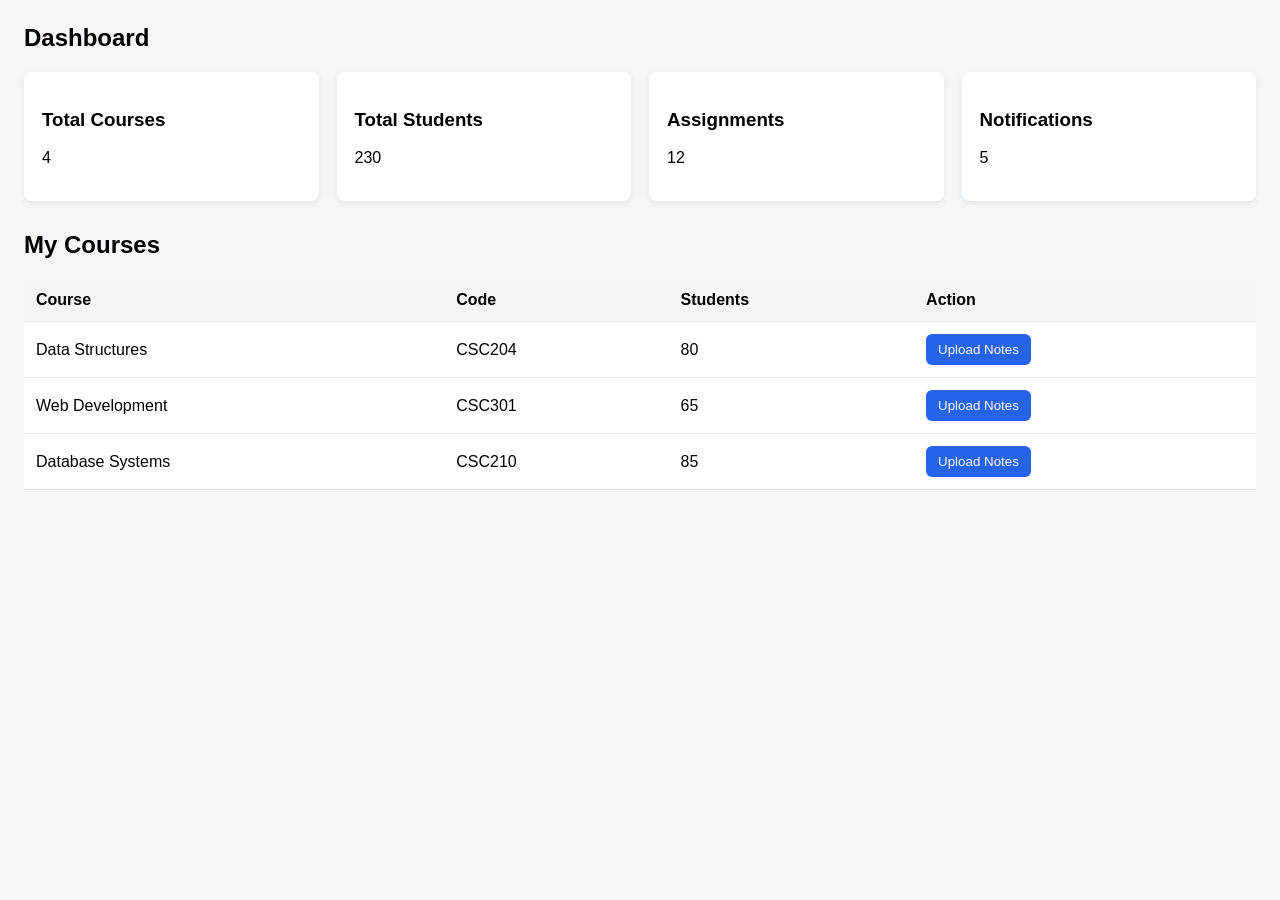
<file: admin/lecturersPages/lecturer_content.html>
<!doctype html>
<html lang="en">
  <head>
    <meta charset="UTF-8" />
    <meta name="viewport" content="width=device-width, initial-scale=1.0" />
    <title>Lecturer — Dashboard Content</title>
    <style>
      body {
        margin: 0;
        padding: 24px;
        font-family: Arial, Helvetica, sans-serif;
        background: #f4f6f9;
      }
      h2 {
        margin-top: 0;
      }
      .cards {
        display: grid;
        grid-template-columns: repeat(auto-fit, minmax(180px, 1fr));
        gap: 18px;
      }
      .card {
        background: #fff;
        padding: 18px;
        border-radius: 8px;
        box-shadow: 0 2px 6px rgba(0, 0, 0, 0.08);
      }
      table {
        width: 100%;
        margin-top: 20px;
        border-collapse: collapse;
        background: #fff;
      }
      th,
      td {
        padding: 12px;
        border-bottom: 1px solid #e5e7eb;
        text-align: left;
      }
      th {
        background: #f3f4f6;
      }
      button {
        padding: 8px 12px;
        border: 0;
        background: #2563eb;
        color: #fff;
        border-radius: 6px;
        cursor: pointer;
      }
      button:hover {
        background: #1d4ed8;
      }
    </style>
  </head>
  <body>
    <h2>Dashboard</h2>
    <div class="cards">
      <div class="card">
        <h3>Total Courses</h3>
        <p>4</p>
      </div>
      <div class="card">
        <h3>Total Students</h3>
        <p id="studentsCount">230</p>
      </div>
      <div class="card">
        <h3>Assignments</h3>
        <p>12</p>
      </div>
      <div class="card">
        <h3>Notifications</h3>
        <p>5</p>
      </div>
    </div>

    <h2 style="margin-top: 30px">My Courses</h2>
    <table>
      <tr>
        <th>Course</th>
        <th>Code</th>
        <th>Students</th>
        <th>Action</th>
      </tr>
      <tr>
        <td>Data Structures</td>
        <td>CSC204</td>
        <td>80</td>
        <td><button>Upload Notes</button></td>
      </tr>
      <tr>
        <td>Web Development</td>
        <td>CSC301</td>
        <td>65</td>
        <td><button>Upload Notes</button></td>
      </tr>
      <tr>
        <td>Database Systems</td>
        <td>CSC210</td>
        <td>85</td>
        <td><button>Upload Notes</button></td>
      </tr>
    </table>
  </body>
  <script>
    document.addEventListener("DOMContentLoaded", () => {
      const studentsCount = localStorage.getItem("studentsCount");
      if (studentsCount) {
        document.getElementById("studentsCount").textContent =
          studentsCount || 0;
      }
    });
  </script>
</html>
</file>
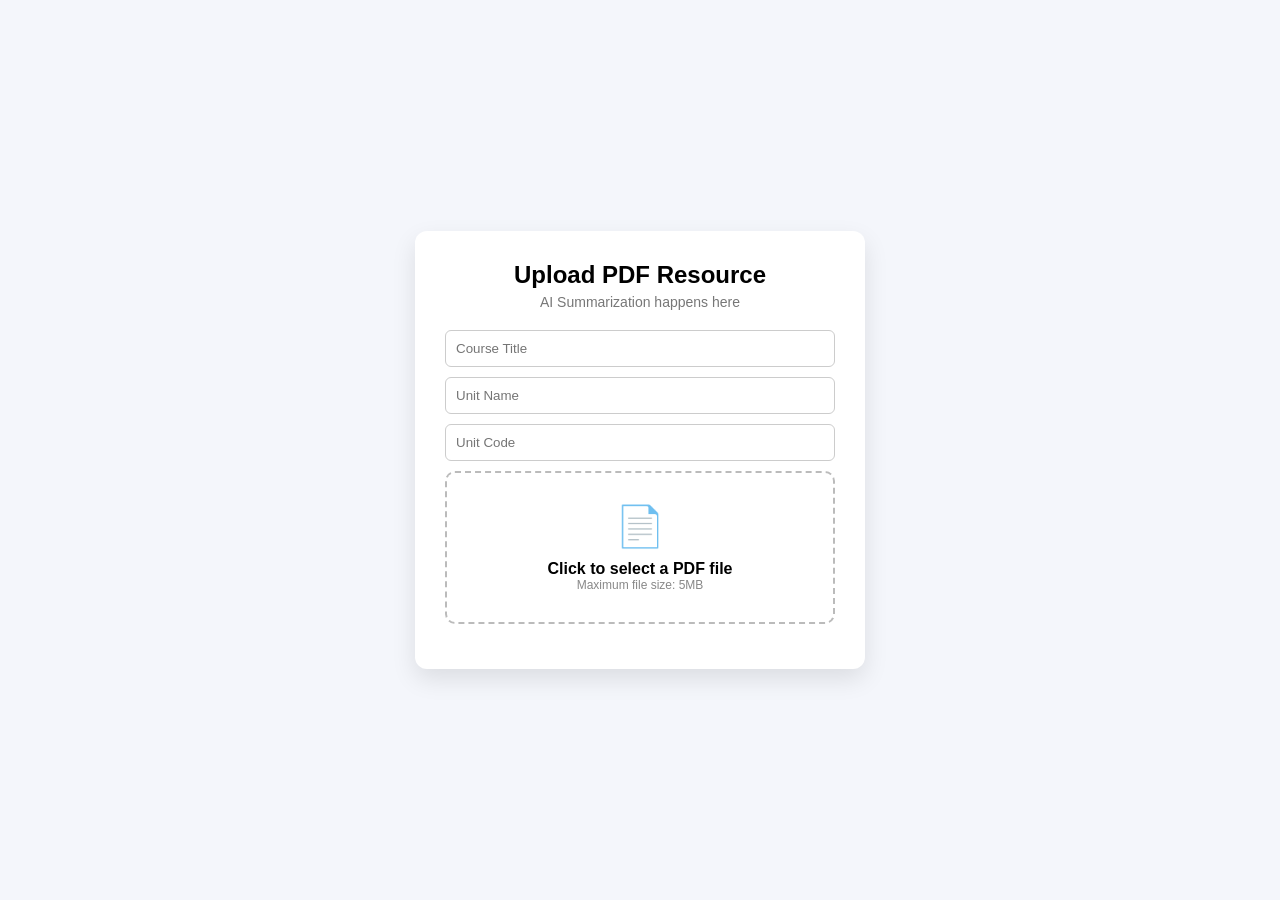
<file: admin/lecturersPages/upload.html>
<!doctype html>
<html lang="en">
  <head>
    <meta charset="UTF-8" />
    <meta name="viewport" content="width=device-width, initial-scale=1.0" />
    <title>Upload PDF Resource</title>

    <style>
      * {
        box-sizing: border-box;
        font-family: Arial, Helvetica, sans-serif;
        margin: 0;
        padding: 0;
      }

      body {
        background: #f4f6fb;
        display: flex;
        justify-content: center;
        align-items: center;
        height: 100vh;
      }

      .container {
        width: 450px;
        background: white;
        padding: 30px;
        border-radius: 12px;
        box-shadow: 0 10px 25px rgba(0, 0, 0, 0.1);
        text-align: center;
      }

      .header {
        font-size: 24px;
        font-weight: bold;
        margin-bottom: 5px;
      }

      .subtitle {
        font-size: 14px;
        color: #777;
        margin-bottom: 20px;
      }

      input {
        width: 100%;
        padding: 10px;
        margin-bottom: 10px;
        border-radius: 6px;
        border: 1px solid #ccc;
      }

      .upload-box {
        border: 2px dashed #bbb;
        border-radius: 10px;
        padding: 30px;
        cursor: pointer;
        transition: 0.2s;
      }

      .upload-box:hover {
        border-color: #4c7dff;
        background: #f8faff;
      }

      .icon {
        font-size: 40px;
      }

      .file-text {
        margin-top: 10px;
        font-weight: 600;
      }

      .subtext {
        font-size: 12px;
        color: #888;
      }

      .buttons {
        margin-top: 20px;
        display: flex;
        gap: 10px;
        justify-content: center;
      }

      button {
        padding: 10px 16px;
        border: none;
        border-radius: 6px;
        cursor: pointer;
      }

      .upload {
        background: #4c7dff;
        color: white;
      }

      .preview {
        background: #444;
        color: white;
      }

      .clear {
        background: #e74c3c;
        color: white;
      }

      .message {
        margin-top: 15px;
        font-size: 14px;
      }

      .success {
        color: green;
      }

      .error {
        color: red;
      }

      .loader {
        display: none;
        margin-top: 15px;
      }

      .loader::after {
        content: "";
        width: 30px;
        height: 30px;
        border: 4px solid #ddd;
        border-top: 4px solid #4c7dff;
        border-radius: 50%;
        display: inline-block;
        animation: spin 1s linear infinite;
      }

      @keyframes spin {
        to {
          transform: rotate(360deg);
        }
      }

      /* Preview overlay */

      #previewFrame {
        display: none;
        position: fixed;
        inset: 0;
        width: 100%;
        height: 100%;
        background: white;
        z-index: 1000;
      }

      #closePreview {
        display: none;
        position: fixed;
        top: 20px;
        right: 20px;
        padding: 10px 15px;
        background: #e74c3c;
        color: white;
        border: none;
        border-radius: 6px;
        cursor: pointer;
        z-index: 1100;
      }

      iframe {
        width: 100%;
        height: 100%;
        border: none;
      }
    </style>
  </head>

  <body>
    <div class="container">
      <div class="header">Upload PDF Resource</div>
      <div class="subtitle">AI Summarization happens here</div>

      <input type="text" id="courseTitle" placeholder="Course Title" />
      <input type="text" id="unitName" placeholder="Unit Name" />
      <input type="text" id="unitCode" placeholder="Unit Code" />

      <div class="upload-box" id="uploadBox">
        <div class="icon">📄</div>
        <div class="file-text" id="fileText">Click to select a PDF file</div>
        <div class="subtext">Maximum file size: 5MB</div>
      </div>

      <input type="file" id="fileInput" accept=".pdf" style="display: none" />

      <div class="buttons" id="buttonGroup" style="display: none">
        <button class="upload" id="uploadBtn">Upload</button>
        <button class="preview" id="previewBtn">Preview</button>
        <button class="clear" id="clearBtn">Clear</button>
      </div>

      <div class="loader" id="loader"></div>
      <div class="message" id="message"></div>
    </div>

    <button id="closePreview">Close</button>

    <div id="previewFrame">
      <iframe id="pdfViewer"></iframe>
    </div>

    <script type="module" src="../lecturer.js/upload.js"></script>
  </body>
</html>
</file>
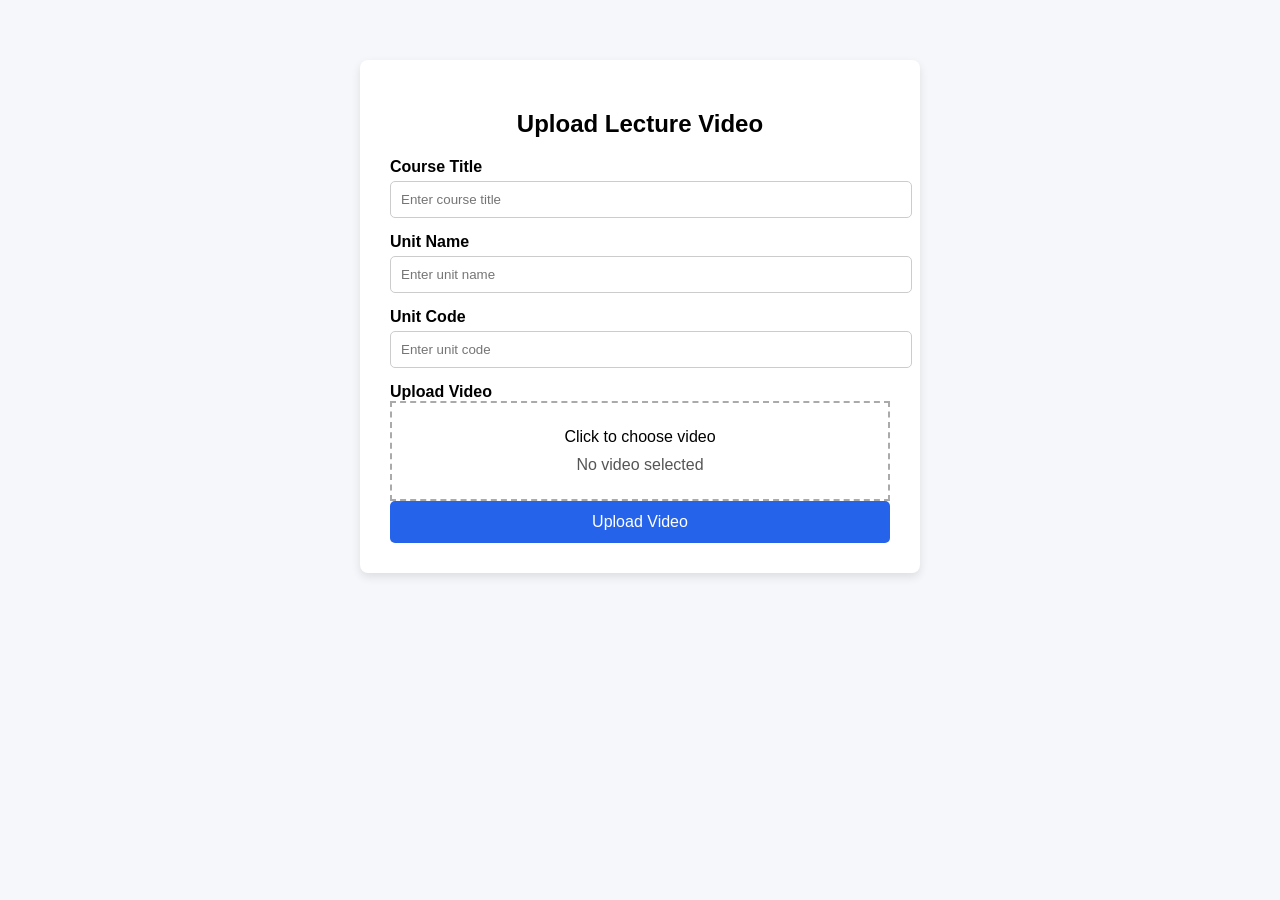
<file: admin/videoResources/uploadVideo.html>
<!doctype html>
<html>
  <head>
    <title>Upload Lecture Video</title>

    <style>
      body {
        font-family: Arial;
        background: #f5f7fb;
        margin: 0;
        padding: 0;
      }

      .container {
        width: 500px;
        margin: 60px auto;
        background: white;
        padding: 30px;
        border-radius: 8px;
        box-shadow: 0 4px 10px rgba(0, 0, 0, 0.1);
      }

      h2 {
        text-align: center;
      }

      label {
        font-weight: bold;
      }

      input {
        width: 100%;
        padding: 10px;
        margin-top: 5px;
        margin-bottom: 15px;
        border: 1px solid #ccc;
        border-radius: 5px;
      }

      #uploadBox {
        border: 2px dashed #aaa;
        padding: 25px;
        text-align: center;
        cursor: pointer;
      }

      button {
        width: 100%;
        padding: 12px;
        background: #2563eb;
        color: white;
        border: none;
        border-radius: 5px;
        font-size: 16px;
        cursor: pointer;
      }

      button:hover {
        background: #1d4ed8;
      }

      #fileText {
        margin-top: 10px;
        color: #555;
      }
    </style>
  </head>

  <body>
    <div class="container">
      <h2>Upload Lecture Video</h2>

      <label>Course Title</label>
      <input type="text" id="courseTitle" placeholder="Enter course title" />

      <label>Unit Name</label>
      <input type="text" id="unitName" placeholder="Enter unit name" />

      <label>Unit Code</label>
      <input type="text" id="unitCode" placeholder="Enter unit code" />

      <label>Upload Video</label>

      <div id="uploadBox">
        Click to choose video
        <input
          type="file"
          id="videoFile"
          accept="video/*"
          style="display: none"
        />
        <div id="fileText">No video selected</div>
      </div>

      <button id="uploadBtn">Upload Video</button>
    </div>

    <script>
      let uploadBox = document.getElementById("uploadBox");
      let videoFile = document.getElementById("videoFile");
      let fileText = document.getElementById("fileText");

      let courseTitle = document.getElementById("courseTitle");
      let unitName = document.getElementById("unitName");
      let unitCode = document.getElementById("unitCode");

      let uploadBtn = document.getElementById("uploadBtn");

      uploadBox.onclick = function () {
        videoFile.click();
      };

      videoFile.onchange = function () {
        if (videoFile.files.length > 0) {
          fileText.innerHTML = videoFile.files[0].name;
        }
      };

      uploadBtn.onclick = function () {
        if (
          courseTitle.value === "" ||
          unitName.value === "" ||
          unitCode.value === ""
        ) {
          alert("Enter Course Title, Unit Name and Unit Code first");
          return;
        }

        if (videoFile.files.length === 0) {
          alert("Please select a video to upload");
          return;
        }

        alert("Video ready for upload!");

        // later you will add fetch here to send to backend
      };
    </script>
  </body>
</html>
</file>
<file: admin/css/index.css>
/* Global reset */
* {
  margin: 0;
  padding: 0;
  box-sizing: border-box;
}

/* Theme variables */
:root {
  --bg-color: #0f172a;
  --primary: rgba(200, 200, 200, 0.9);
  --accent: #fff;
  --hover-bg: rgba(255, 255, 255, 0.1);
  --active-bg: #2563eb;
  --transition-speed: 0.3s;
  --sidebar-width: 280px;
  --border-radius: 10px;
  --font-primary:
    -apple-system, BlinkMacSystemFont, "Segoe UI", Roboto, Oxygen, Ubuntu,
    sans-serif;
}

/* Sidebar container */
.sideBar {
  width: var(--sidebar-width);
  height: 100vh;
  position: fixed;
  top: 0;
  left: 0;
  background: linear-gradient(180deg, #0f172a 0%, #1a2639 100%);
  color: var(--accent);
  box-shadow: 4px 0 20px rgba(0, 0, 0, 0.3);
  font-family: var(--font-primary);
  display: flex;
  flex-direction: column;
  overflow: hidden;
  z-index: 1000;
}

/* Sidebar Header */
.sidebar-header {
  padding: 25px 20px;
  border-bottom: 1px solid rgba(255, 255, 255, 0.1);
  margin-bottom: 10px;
}

.logo-area {
  display: flex;
  align-items: center;
  gap: 12px;
}

.logo-icon {
  width: 45px;
  height: 45px;
  background: linear-gradient(135deg, #2563eb, #1d4ed8);
  border-radius: 12px;
  display: flex;
  align-items: center;
  justify-content: center;
  font-size: 22px;
  font-weight: 700;
  color: white;
  box-shadow: 0 10px 20px rgba(37, 99, 235, 0.3);
}

.logo-text {
  font-size: 18px;
  font-weight: 600;
  color: white;
  letter-spacing: 0.5px;
}

.logo-text span {
  font-size: 12px;
  color: #94a3b8;
  display: block;
  font-weight: normal;
  margin-top: 2px;
}

/* Admin Profile in Sidebar */
.sidebar-profile {
  display: flex;
  align-items: center;
  gap: 12px;
  padding: 15px;
  background: rgba(255, 255, 255, 0.05);
  border-radius: 12px;
  margin-top: 15px;
}

.profile-avatar {
  width: 48px;
  height: 48px;
  background: linear-gradient(135deg, #2563eb, #1d4ed8);
  border-radius: 12px;
  display: flex;
  align-items: center;
  justify-content: center;
  font-size: 20px;
  font-weight: 600;
  color: white;
}

.profile-info h4 {
  font-size: 15px;
  font-weight: 600;
  margin-bottom: 4px;
  color: white;
}

.profile-info p {
  font-size: 12px;
  color: #94a3b8;
  display: flex;
  align-items: center;
  gap: 5px;
}

.profile-info p i {
  font-size: 8px;
  color: #22c55e;
}

/* Sidebar navigation list */
.sideBar ul {
  flex: 1;
  display: flex;
  flex-direction: column;
  gap: 4px;
  list-style: none;
  padding: 10px 16px;
  overflow-y: auto;
  scrollbar-width: thin;
  scrollbar-color: var(--primary) var(--bg-color);
}

/* Custom scrollbar for WebKit browsers */
.sideBar ul::-webkit-scrollbar {
  width: 5px;
}

.sideBar ul::-webkit-scrollbar-track {
  background: rgba(255, 255, 255, 0.05);
}

.sideBar ul::-webkit-scrollbar-thumb {
  background: rgba(255, 255, 255, 0.2);
  border-radius: 10px;
}

.sideBar ul::-webkit-scrollbar-thumb:hover {
  background: rgba(255, 255, 255, 0.3);
}

/* Sidebar items */
.sideBar ul li {
  position: relative;
  display: flex;
  align-items: center;
  gap: 12px;
  padding: 12px 16px;
  font-size: 14px;
  font-weight: 500;
  line-height: 1.5;
  letter-spacing: 0.3px;
  border-radius: var(--border-radius);
  cursor: pointer;
  transition: all var(--transition-speed) cubic-bezier(0.4, 0, 0.2, 1);
  color: rgba(255, 255, 255, 0.7);
  overflow: hidden;
  white-space: nowrap;
}

/* Add icons to sidebar items (will be populated by JS) */
.sideBar ul li i {
  width: 22px;
  font-size: 18px;
  text-align: center;
  color: rgba(255, 255, 255, 0.6);
  transition: all var(--transition-speed) ease;
}

/* Hover effect with subtle glow */
.sideBar ul li:hover {
  color: var(--accent);
  background-color: var(--hover-bg);
  transform: translateX(5px);
  box-shadow: 0 4px 12px rgba(0, 0, 0, 0.2);
}

.sideBar ul li:hover i {
  color: var(--accent);
}

/* Focus state for accessibility */
.sideBar ul li:focus-visible {
  outline: 2px solid var(--accent);
  outline-offset: 2px;
  transform: translateX(4px);
}

/* Active link background with improved contrast */
.sideBar ul li.activeLink {
  background: linear-gradient(135deg, #2563eb, #1d4ed8);
  color: white;
  font-weight: 600;
  box-shadow: 0 4px 12px rgba(37, 99, 235, 0.3);
  border-left: 3px solid white;
}

.sideBar ul li.activeLink i {
  color: white;
}

/* Base underline (hidden by default) */
.links::after {
  content: "";
  position: absolute;
  bottom: 8px;
  left: 16px;
  height: 2px;
  width: 0;
  background: linear-gradient(90deg, var(--accent) 0%, var(--primary) 100%);
  transform-origin: left;
  transition: width var(--transition-speed) cubic-bezier(0.4, 0, 0.2, 1);
  border-radius: 2px;
  opacity: 0.8;
}

/* Active underline (expands smoothly) */
.active::after {
  width: calc(100% - 32px);
}

/* Navigation sections */
.nav-section {
  padding: 15px 16px 5px;
  font-size: 11px;
  font-weight: 600;
  text-transform: uppercase;
  letter-spacing: 1px;
  color: #64748b;
}

/* Logout Section */
.logout-section {
  padding: 16px;
  border-top: 1px solid rgba(255, 255, 255, 0.1);
  margin-top: auto;
}

.logout-btn,
.logout-all-btn {
  display: flex;
  align-items: center;
  gap: 12px;
  padding: 12px 16px;
  border-radius: var(--border-radius);
  font-size: 14px;
  font-weight: 500;
  cursor: pointer;
  transition: all var(--transition-speed) ease;
  text-decoration: none;
  margin-bottom: 8px;
  width: 100%;
  border: none;
}

.logout-btn {
  background: rgba(239, 68, 68, 0.1);
  color: #f87171;
  border: 1px solid transparent;
}

.logout-btn:hover {
  background: rgba(239, 68, 68, 0.15);
  border-color: rgba(239, 68, 68, 0.3);
  transform: translateX(5px);
}

.logout-btn i {
  font-size: 18px;
  width: 22px;
  text-align: center;
}

.logout-all-btn {
  background: rgba(255, 255, 255, 0.03);
  color: #94a3b8;
  border: 1px solid rgba(255, 255, 255, 0.05);
}

.logout-all-btn:hover {
  background: rgba(255, 255, 255, 0.08);
  color: #e2e8f0;
  transform: translateX(5px);
}

.logout-all-btn i {
  font-size: 16px;
  width: 22px;
  text-align: center;
}

.logout-all-btn .fa-devices {
  font-size: 14px;
  margin-left: -3px;
}

/* Tooltip */
[data-tooltip] {
  position: relative;
}

[data-tooltip]:before {
  content: attr(data-tooltip);
  position: absolute;
  left: 100%;
  top: 50%;
  transform: translateY(-50%);
  margin-left: 10px;
  padding: 6px 12px;
  background: #1e293b;
  color: white;
  font-size: 12px;
  border-radius: 6px;
  white-space: nowrap;
  opacity: 0;
  visibility: hidden;
  transition: all 0.3s ease;
  z-index: 1000;
  box-shadow: 0 4px 12px rgba(0, 0, 0, 0.2);
  pointer-events: none;
}

[data-tooltip]:hover:before {
  opacity: 1;
  visibility: visible;
}

/* Main content with responsive iframe */
.mainContent {
  margin-left: var(--sidebar-width);
  height: 100vh;
  overflow: hidden;
  background: #f5f5f5;
}

.mainContent iframe {
  width: 100%;
  height: 100%;
  border: none;
  display: block;
  background: white;
}

/* MAIN CONTENT LAYOUT */
.mainContent {
  flex: 1;
  display: flex;
  flex-direction: column;
  background: #f4f6f9;
}

/* TOPBAR */
.topbar {
  height: 70px;
  background: #ffffff;
  display: flex;
  justify-content: space-between;
  align-items: center;
  padding: 0 30px;
  box-shadow: 0 4px 10px rgba(0, 0, 0, 0.05);
  border-bottom: 1px solid #e5e7eb;
}

.topbar-left h2 {
  font-size: 20px;
  color: #1f2937;
}

/* RIGHT SECTION */
.topbar-right {
  display: flex;
  align-items: center;
  gap: 20px;
}

/* SEARCH */
.search-box {
  display: flex;
  align-items: center;
  background: #f3f4f6;
  padding: 6px 12px;
  border-radius: 8px;
  gap: 8px;
}

.search-box input {
  border: none;
  background: transparent;
  outline: none;
  font-size: 14px;
}

/* ICON */
.icon {
  font-size: 18px;
  cursor: pointer;
  color: #374151;
  transition: 0.3s;
}

.icon:hover {
  color: #2563eb;
}

/* PROFILE */
.profile {
  display: flex;
  align-items: center;
  gap: 8px;
  cursor: pointer;
}

.profile img {
  width: 32px;
  height: 32px;
  border-radius: 50%;
}

.profile span {
  font-size: 14px;
  color: #374151;
}

/* IFRAME */
#IframeLoader {
  flex: 1;
  width: 100%;
  border: none;
}

/* Smooth scrolling for the sidebar */
.sideBar ul {
  scroll-behavior: smooth;
}

/* ========================================= */
/* RESPONSIVE DESIGN - Desktop First Approach */
/* ========================================= */

/* Large Desktop (1200px and above) */
@media (min-width: 1200px) {
  :root {
    --sidebar-width: 300px;
  }

  .sidebar-header {
    padding: 30px 25px;
  }

  .logo-icon {
    width: 50px;
    height: 50px;
    font-size: 24px;
  }

  .logo-text {
    font-size: 20px;
  }

  .sideBar ul li {
    padding: 14px 20px;
    font-size: 15px;
  }
}

/* Desktop (992px to 1199px) */
@media (min-width: 992px) and (max-width: 1199px) {
  :root {
    --sidebar-width: 260px;
  }
}

/* Tablet Landscape (768px to 991px) */
@media (min-width: 768px) and (max-width: 991px) {
  :root {
    --sidebar-width: 240px;
  }

  .sidebar-profile .profile-info h4 {
    font-size: 14px;
  }

  .sidebar-profile .profile-info p {
    font-size: 11px;
  }

  .sideBar ul li {
    padding: 10px 14px;
    font-size: 13px;
  }

  .topbar {
    padding: 0 20px;
  }

  .search-box {
    width: 200px;
  }

  .search-box input {
    width: 100%;
  }
}

/* Tablet Portrait (576px to 767px) - Collapsed Sidebar */
@media (min-width: 576px) and (max-width: 767px) {
  :root {
    --sidebar-width: 80px;
  }

  .sidebar-header {
    padding: 20px 10px;
  }

  .logo-area {
    justify-content: center;
  }

  .logo-icon {
    width: 40px;
    height: 40px;
    font-size: 18px;
  }

  .logo-text,
  .sidebar-profile .profile-info,
  .sideBar ul li span,
  .logout-btn span,
  .logout-all-btn span,
  .nav-section {
    display: none;
  }

  .sidebar-profile {
    justify-content: center;
    padding: 10px;
  }

  .profile-avatar {
    width: 40px;
    height: 40px;
    font-size: 16px;
    margin: 0 auto;
  }

  .sideBar ul li {
    justify-content: center;
    padding: 12px 10px;
  }

  .sideBar ul li i {
    width: auto;
    font-size: 20px;
    margin: 0;
  }

  .logout-btn,
  .logout-all-btn {
    justify-content: center;
    padding: 12px 10px;
  }

  .logout-btn i,
  .logout-all-btn i {
    width: auto;
    font-size: 18px;
    margin: 0;
  }

  .logout-all-btn .fa-devices {
    margin-left: 0;
  }

  .mainContent {
    margin-left: 80px;
  }

  /* Show tooltips on hover for collapsed sidebar */
  .sideBar ul li[data-tooltip]:before,
  .logout-btn[data-tooltip]:before,
  .logout-all-btn[data-tooltip]:before {
    content: attr(data-tooltip);
    position: absolute;
    left: 100%;
    top: 50%;
    transform: translateY(-50%);
    margin-left: 10px;
    padding: 6px 12px;
    background: #1e293b;
    color: white;
    font-size: 12px;
    border-radius: 6px;
    white-space: nowrap;
    opacity: 0;
    visibility: hidden;
    transition: all 0.3s ease;
    z-index: 1000;
    display: block;
  }

  .sideBar ul li:hover[data-tooltip]:before,
  .logout-btn:hover[data-tooltip]:before,
  .logout-all-btn:hover[data-tooltip]:before {
    opacity: 1;
    visibility: visible;
  }

  .topbar-left h2 {
    font-size: 18px;
  }

  .search-box {
    width: 160px;
  }
}

/* Height-based media queries for better spacing on short screens */
@media (max-height: 600px) {
  .sidebar-header {
    padding: 15px 20px;
  }

  .sidebar-profile {
    padding: 10px;
  }

  .profile-avatar {
    width: 36px;
    height: 36px;
    font-size: 16px;
  }

  .sideBar ul {
    padding: 5px 16px;
  }

  .sideBar ul li {
    padding: 8px 16px;
  }

  .logout-section {
    padding: 10px 16px;
  }

  .logout-btn,
  .logout-all-btn {
    padding: 8px 16px;
  }
}

/* Mobile Landscape (480px to 575px) */
@media (min-width: 480px) and (max-width: 575px) {
  :root {
    --sidebar-width: 70px;
  }

  .sidebar-header {
    padding: 15px 8px;
  }

  .logo-icon {
    width: 35px;
    height: 35px;
    font-size: 16px;
  }

  .logo-text,
  .sidebar-profile,
  .sideBar ul li span,
  .logout-btn span,
  .logout-all-btn span,
  .nav-section {
    display: none;
  }

  .sideBar ul li {
    justify-content: center;
    padding: 10px 8px;
  }

  .sideBar ul li i {
    width: auto;
    font-size: 18px;
    margin: 0;
  }

  .logout-section {
    padding: 10px 8px;
  }

  .logout-btn,
  .logout-all-btn {
    justify-content: center;
    padding: 10px 8px;
  }

  .logout-btn i,
  .logout-all-btn i {
    width: auto;
    font-size: 16px;
    margin: 0;
  }

  .mainContent {
    margin-left: 70px;
  }

  .topbar {
    padding: 0 15px;
  }

  .topbar-left h2 {
    font-size: 16px;
  }

  .search-box {
    display: none;
  }

  .profile span {
    display: none;
  }

  /* Show tooltips */
  .sideBar ul li[data-tooltip]:before,
  .logout-btn[data-tooltip]:before,
  .logout-all-btn[data-tooltip]:before {
    content: attr(data-tooltip);
    position: absolute;
    left: 100%;
    top: 50%;
    transform: translateY(-50%);
    margin-left: 8px;
    padding: 4px 8px;
    font-size: 11px;
    opacity: 0;
    visibility: hidden;
    display: block;
  }

  .sideBar ul li:hover[data-tooltip]:before,
  .logout-btn:hover[data-tooltip]:before,
  .logout-all-btn:hover[data-tooltip]:before {
    opacity: 1;
    visibility: visible;
  }
}

/* Mobile Portrait (below 480px) */
@media (max-width: 479px) {
  :root {
    --sidebar-width: 0px;
  }

  .sideBar {
    transform: translateX(-100%);
    transition: transform 0.3s ease;
  }

  .sideBar.open {
    transform: translateX(0);
    width: 250px;
  }

  .mainContent {
    margin-left: 0;
  }

  .topbar {
    padding: 0 15px;
  }

  .topbar-left h2 {
    font-size: 16px;
  }

  .search-box {
    display: none;
  }

  .profile span {
    display: none;
  }

  .logout-buttons {
    display: none;
  }

  /* Mobile menu toggle button */
  .menu-toggle {
    display: block;
    background: none;
    border: none;
    font-size: 20px;
    color: #1f2937;
    cursor: pointer;
    margin-right: 10px;
  }
}

/* Print styles */
@media print {
  .sideBar {
    display: none;
  }

  .mainContent {
    margin-left: 0;
  }

  .topbar {
    display: none;
  }
}
</file>
<file: admin/css/landingPage.css>
* {
  margin: 0;
  padding: 0;
  box-sizing: border-box;
  font-family: "Segoe UI", sans-serif;
}

body {
  background: #f4f6f9;
}

/* Layout assumes sidebar already exists */
.layout {
  display: flex;
}
.spin {
  animation: spin 1s linear infinite;
}
.refresh {
  cursor: pointer;
  font-weight: 1000;
  border-radius: 5px;
  color: #ffffff;
  border: none;
  background-color: #065f46;
  padding: 10px;
}
@keyframes spin {
  0% {
    transform: rotate(0deg);
  }
  25% {
    transform: rotate(90deg);
  }
  50% {
    transform: rotate(180deg);
  }
  75% {
    transform: rotate(270deg);
  }
  100% {
    transform: rotate(360deg);
  }
}
/* Main Content */
.main-content {
  flex: 1;
  padding: 30px;
}

/* Topbar */
.topbar {
  display: flex;
  justify-content: space-between;
  align-items: center;
  margin-bottom: 30px;
}

.topbar h1 {
  font-size: 26px;
  color: #1f2937;
}

.topbar p {
  color: #6b7280;
  margin-top: 5px;
}

.primary-btn {
  padding: 10px 18px;
  background: #2563eb;
  color: white;
  border: none;
  border-radius: 8px;
  cursor: pointer;
  transition: 0.3s ease;
}

.primary-btn:hover {
  background: #1d4ed8;
}

/* Stats Section */
.stats {
  display: grid;
  grid-template-columns: repeat(auto-fit, minmax(220px, 1fr));
  gap: 20px;
  margin-bottom: 40px;
}

.card {
  background: white;
  padding: 20px;
  border-radius: 12px;
  box-shadow: 0 4px 10px rgba(0, 0, 0, 0.05);
  transition: 0.3s ease;
}

.card:hover {
  transform: translateY(-5px);
}

.card h3 {
  font-size: 14px;
  color: #6b7280;
  margin-bottom: 10px;
}

.card h2 {
  font-size: 24px;
  color: #111827;
  margin-bottom: 8px;
}

.card span {
  font-size: 13px;
  color: #10b981;
}

/* Activity Section */
.activity {
  background: white;
  padding: 25px;
  border-radius: 12px;
  box-shadow: 0 4px 10px rgba(0, 0, 0, 0.05);
}

.activity h2 {
  margin-bottom: 20px;
  color: #1f2937;
}

.activity-item {
  display: flex;
  justify-content: space-between;
  margin-bottom: 15px;
  padding-bottom: 10px;
  border-bottom: 1px solid #e5e7eb;
}

.activity-item p {
  color: #374151;
}

.activity-item span {
  font-size: 12px;
  color: #9ca3af;
}
</file>
